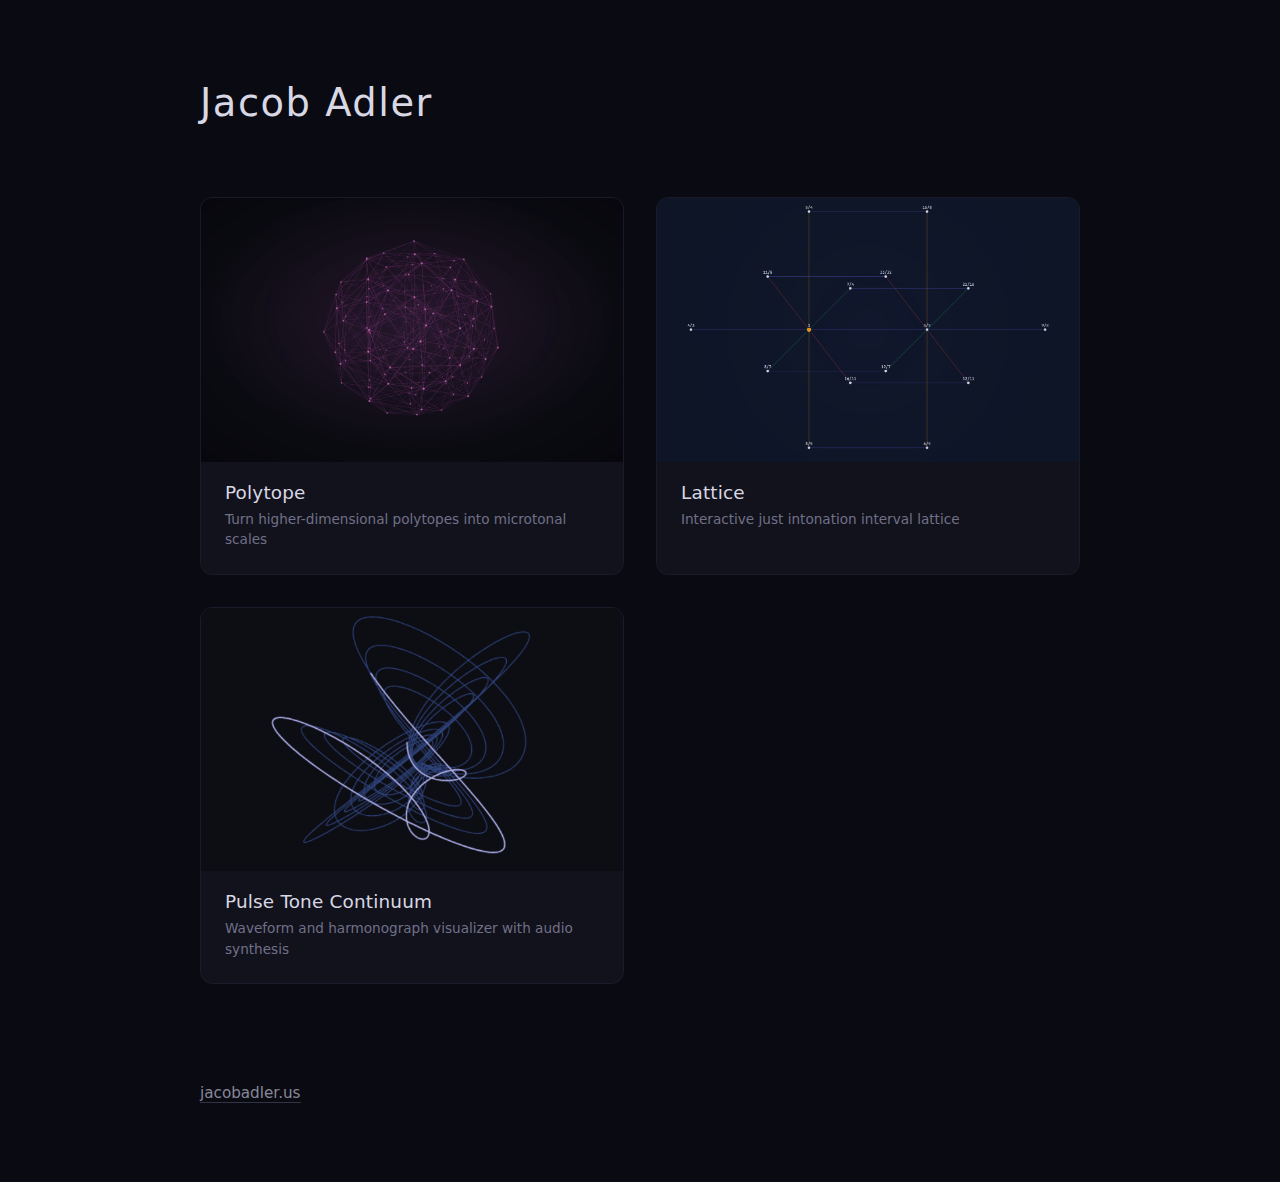
<file: index.html>
<!DOCTYPE html>
<html lang="en">
<head>
  <meta charset="UTF-8">
  <meta name="viewport" content="width=device-width, initial-scale=1.0">
  <title>Jacob Adler</title>

  <!-- Open Graph / Social Media -->
  <meta property="og:title" content="Jacob Adler">
  <meta property="og:type" content="website">
  <meta property="og:url" content="https://jacobadler.github.io/">
  <meta property="og:image" content="https://jacobadler.github.io/sitethumb.png">

  <!-- Twitter Card -->
  <meta name="twitter:card" content="summary_large_image">
  <meta name="twitter:title" content="Jacob Adler">
  <meta name="twitter:image" content="https://jacobadler.github.io/sitethumb.png">
  <style>
    * { margin: 0; padding: 0; box-sizing: border-box; }

    body {
      background: #0a0a12;
      color: #d8d8e4;
      font-family: 'Segoe UI', system-ui, -apple-system, sans-serif;
      min-height: 100vh;
    }

    header {
      padding: 80px 40px 60px;
      max-width: 960px;
      margin: 0 auto;
    }

    h1 {
      font-size: 2.4rem;
      font-weight: 300;
      letter-spacing: 0.04em;
      margin-bottom: 12px;
    }

    .projects {
      max-width: 960px;
      margin: 0 auto;
      padding: 0 40px 100px;
      display: grid;
      grid-template-columns: 1fr 1fr;
      gap: 32px;
    }

    .card {
      display: block;
      text-decoration: none;
      color: inherit;
      border-radius: 12px;
      overflow: hidden;
      background: #12121c;
      border: 1px solid #1a1a2a;
      transition: transform 0.25s ease, border-color 0.3s ease, box-shadow 0.3s ease;
    }

    .card:hover {
      transform: translateY(-4px);
      border-color: #2a2a44;
      box-shadow: 0 16px 48px rgba(0, 0, 0, 0.4);
    }

    .card-img {
      width: 100%;
      aspect-ratio: 16 / 10;
      object-fit: cover;
      display: block;
      filter: brightness(0.92);
      transition: filter 0.3s ease;
    }

    .card:hover .card-img {
      filter: brightness(1);
    }

    .card-body {
      padding: 20px 24px 24px;
    }

    .card-title {
      font-size: 1.15rem;
      font-weight: 500;
      letter-spacing: 0.01em;
      margin-bottom: 6px;
    }

    .card-desc {
      font-size: 0.85rem;
      color: #707088;
      line-height: 1.5;
    }

    footer {
      max-width: 960px;
      margin: 0 auto;
      padding: 0 40px 80px;
      font-size: 0.95rem;
    }

    footer a {
      color: #888899;
      text-decoration: none;
      border-bottom: 1px solid #333348;
      transition: color 0.2s, border-color 0.2s;
    }

    footer a:hover {
      color: #b0b0cc;
      border-color: #666680;
    }

    @media (max-width: 640px) {
      header { padding: 48px 24px 40px; }
      .projects { grid-template-columns: 1fr; padding: 0 24px 60px; }
      h1 { font-size: 1.8rem; }
      footer { padding: 0 24px 48px; }
    }
  </style>
</head>
<body>
  <header>
    <h1>Jacob Adler</h1>
  </header>

  <section class="projects">
    <a class="card" href="/polytope/">
      <img class="card-img" src="polytope.png" alt="Polytope — higher-dimensional shape to microtonal scale explorer">
      <div class="card-body">
        <div class="card-title">Polytope</div>
        <div class="card-desc">Turn higher-dimensional polytopes into microtonal scales</div>
      </div>
    </a>

    <a class="card" href="/lattice/">
      <img class="card-img" src="lattice.png" alt="Lattice — interval lattice visualization">
      <div class="card-body">
        <div class="card-title">Lattice</div>
        <div class="card-desc">Interactive just intonation interval lattice</div>
      </div>
    </a>

    <a class="card" href="/pulse-tone-continuum/">
      <img class="card-img" src="continuum.png" alt="Pulse Tone Continuum — harmonograph and waveform visualizer">
      <div class="card-body">
        <div class="card-title">Pulse Tone Continuum</div>
        <div class="card-desc">Waveform and harmonograph visualizer with audio synthesis</div>
      </div>
    </a>
  </section>

  <footer>
    <a href="https://jacobadler.us">jacobadler.us</a>
  </footer>
</body>
</html>
</file>
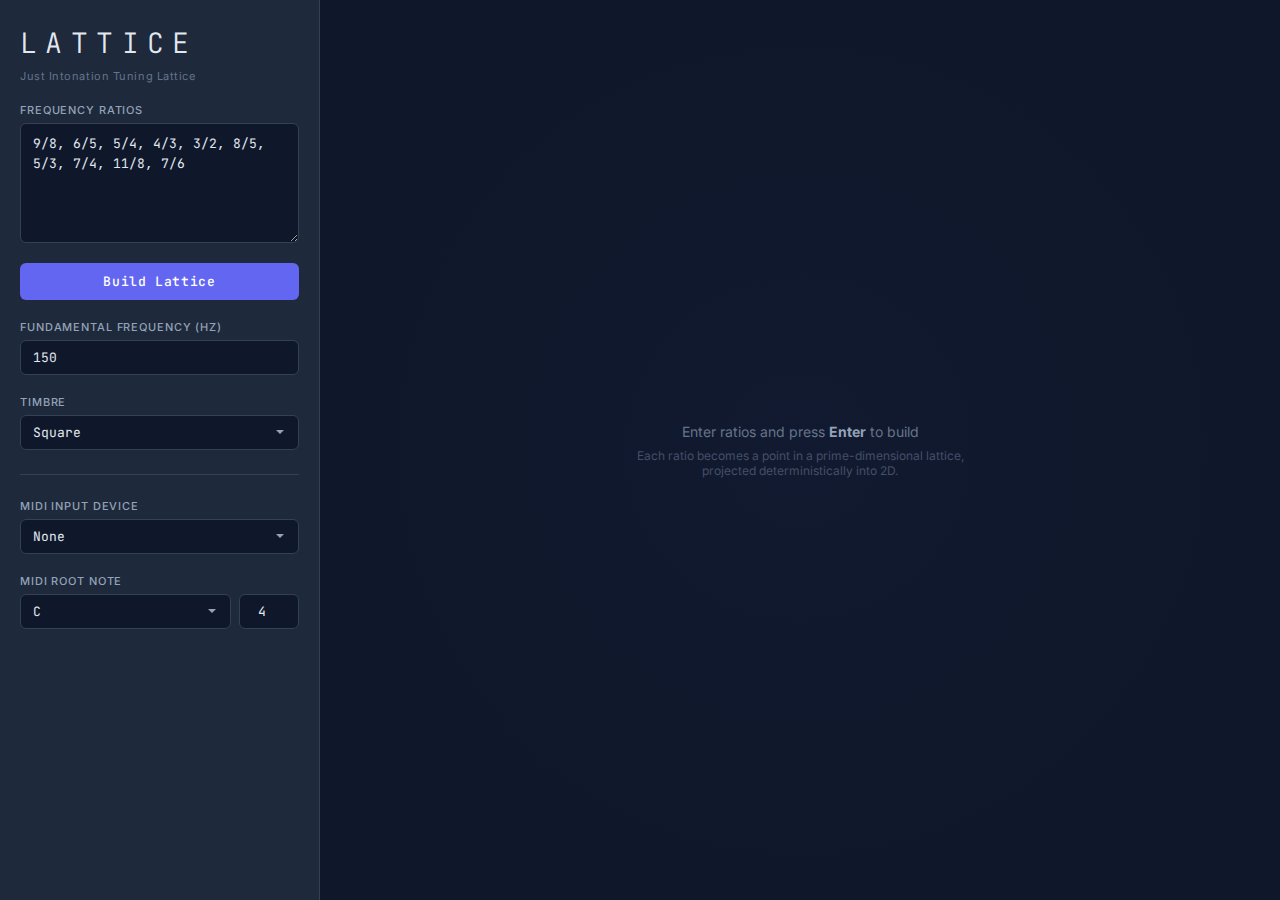
<file: lattice/index.html>
<!doctype html><html lang="en"><head><meta charset="utf-8"/><link rel="icon" href="/lattice/favicon.ico"/><meta name="viewport" content="width=device-width,initial-scale=1"/><meta name="theme-color" content="#000000"/><meta name="description" content="Web site created using create-react-app"/><link rel="apple-touch-icon" href="/lattice/logo192.png"/><link rel="manifest" href="/lattice/manifest.json"/><title>React App</title><script defer="defer" src="/lattice/static/js/main.2e5b1e3c.js"></script><link href="/lattice/static/css/main.fb1d7913.css" rel="stylesheet"></head><body><noscript>You need to enable JavaScript to run this app.</noscript><div id="root"></div></body></html>
</file>
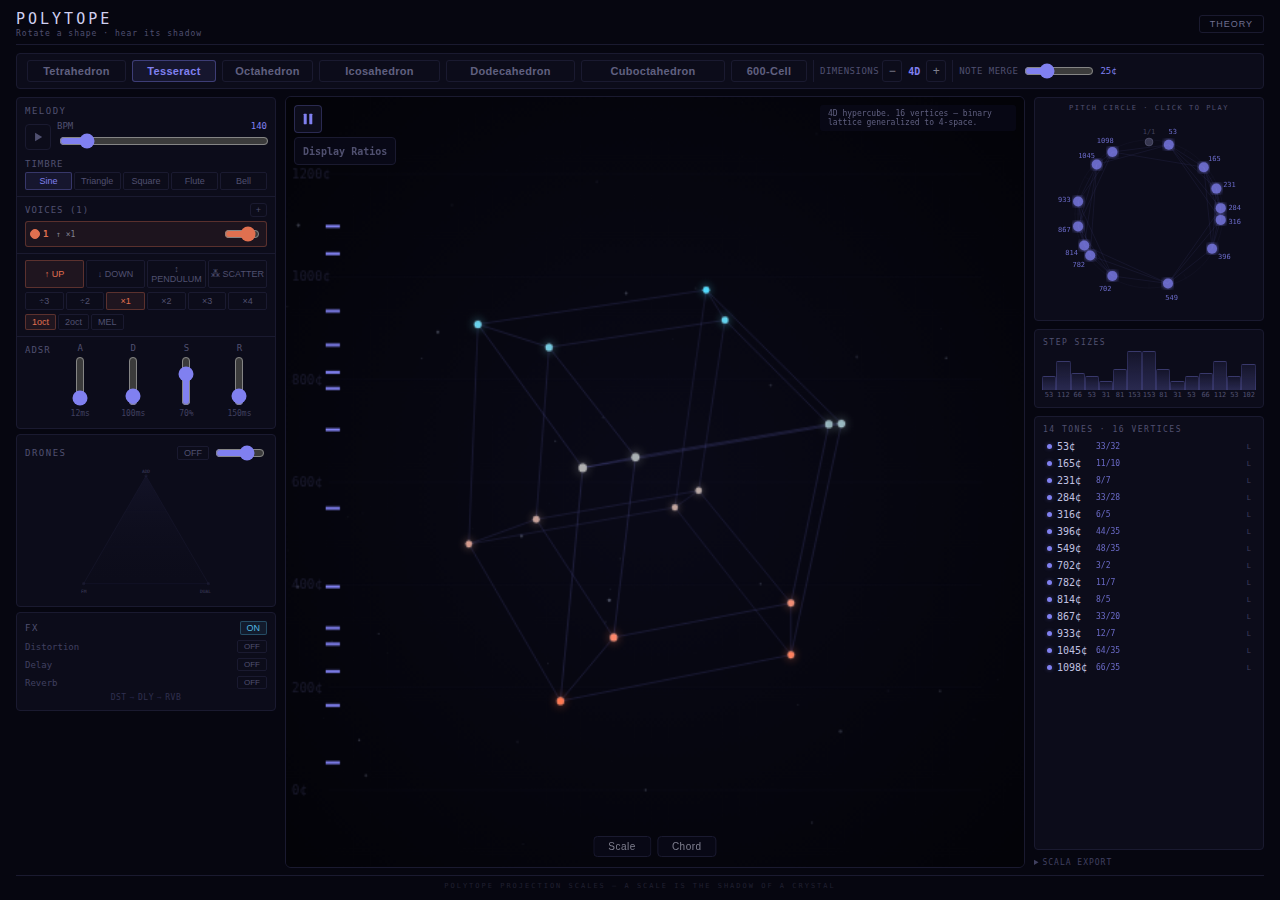
<file: polytope/index.html>
<!DOCTYPE html>
<html lang="en">
  <head>
    <meta charset="UTF-8" />
    <meta name="viewport" content="width=device-width, initial-scale=1.0" />
    <title>Polytope Scales</title>
    <style>
      html, body, #root { margin: 0; padding: 0; height: 100%; overflow: hidden; }
    </style>
    <script type="module" crossorigin src="/polytope/assets/index-Dxxj6bst.js"></script>
  </head>
  <body>
    <div id="root"></div>
  </body>
</html>
</file>
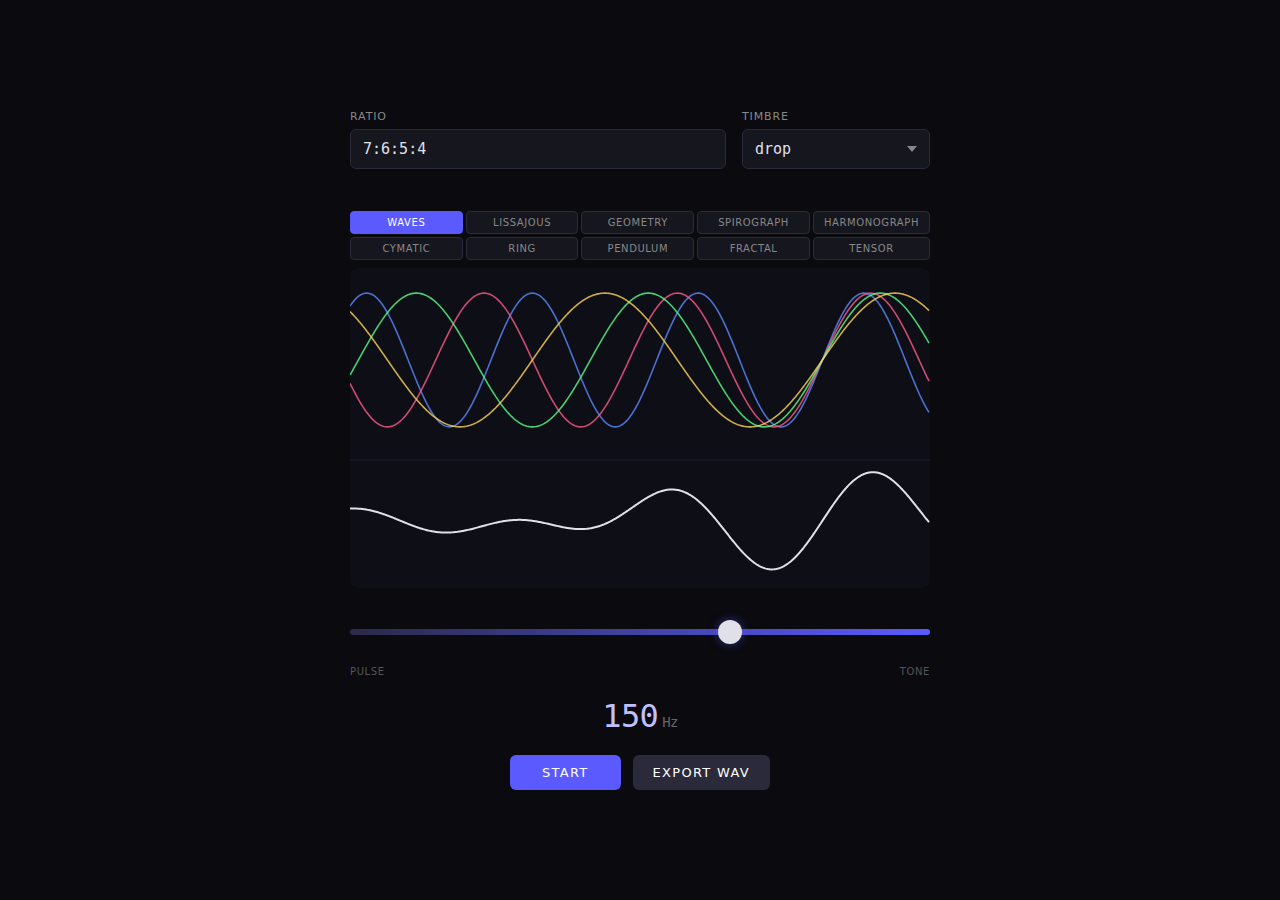
<file: pulse-tone-continuum/index.html>
<!DOCTYPE html>
<html lang="en">
<head>
<meta charset="UTF-8">
<meta name="viewport" content="width=device-width, initial-scale=1.0, maximum-scale=1.0, user-scalable=no">
<title>Pulse–Tone Continuum</title>
<style>
  *, *::before, *::after { box-sizing: border-box; margin: 0; padding: 0; }

  html, body {
    position: fixed;
    width: 100%;
    height: 100%;
    overflow: hidden;
    touch-action: none;
  }

  body {
    background: #0a0a0f;
    color: #e0e0e8;
    font-family: 'Segoe UI', system-ui, -apple-system, sans-serif;
    display: flex;
    justify-content: center;
    align-items: center;
  }

  .container {
    width: 580px;
    max-width: 95vw;
    max-height: 100vh;
    max-height: 100dvh;
    display: flex;
    flex-direction: column;
    gap: 20px;
    align-items: center;
    overflow: hidden;
    padding: 10px 0;
  }

  .controls-row {
    display: flex;
    gap: 16px;
    width: 100%;
    align-items: flex-start;
  }

  .input-group {
    display: flex;
    flex-direction: column;
    gap: 6px;
    flex: 1;
  }

  label {
    font-size: 11px;
    text-transform: uppercase;
    letter-spacing: 0.08em;
    color: #888;
  }

  input[type="text"], select {
    background: #16161e;
    border: 1px solid #2a2a3a;
    border-radius: 6px;
    color: #e0e0e8;
    font-family: 'Consolas', 'SF Mono', monospace;
    font-size: 15px;
    padding: 10px 12px;
    outline: none;
    transition: border-color 0.15s;
  }

  input[type="text"]:focus, select:focus { border-color: #5a5aff; }
  input[type="text"].error { border-color: #ff4444; }

  .error-msg {
    font-size: 11px;
    color: #ff4444;
    min-height: 16px;
  }

  select {
    cursor: pointer;
    appearance: none;
    background-image: url("data:image/svg+xml,%3Csvg xmlns='http://www.w3.org/2000/svg' width='10' height='6'%3E%3Cpath d='M0 0l5 6 5-6z' fill='%23888'/%3E%3C/svg%3E");
    background-repeat: no-repeat;
    background-position: right 12px center;
    padding-right: 32px;
  }

  .viz-section {
    width: 100%;
    display: flex;
    flex-direction: column;
    align-items: center;
    gap: 8px;
  }

  .viz-toggles {
    display: grid;
    grid-template-columns: repeat(5, 1fr);
    gap: 3px;
    width: 100%;
  }

  .viz-btn {
    background: #16161e;
    border: 1px solid #2a2a3a;
    color: #888;
    font-family: inherit;
    font-size: 10px;
    text-transform: uppercase;
    letter-spacing: 0.06em;
    padding: 5px 10px;
    border-radius: 4px;
    cursor: pointer;
    transition: all 0.15s;
  }

  .viz-btn:hover { border-color: #5a5aff; color: #c0c0e0; }
  .viz-btn.active { background: #5a5aff; border-color: #5a5aff; color: #fff; }


  canvas {
    width: 100%;
    height: 320px;
    border-radius: 8px;
    background: #0e0e16;
    display: block;
    touch-action: none;
    cursor: grab;
  }

  .slider-section {
    width: 100%;
    display: flex;
    flex-direction: column;
    align-items: center;
    gap: 10px;
  }

  .slider-track {
    width: 100%;
    height: 48px;
    position: relative;
    display: flex;
    align-items: center;
  }

  input[type="range"] {
    -webkit-appearance: none;
    appearance: none;
    width: 100%;
    height: 6px;
    background: linear-gradient(90deg, #2a2a4a, #5a5aff);
    border-radius: 3px;
    outline: none;
    cursor: pointer;
    touch-action: pan-x;
  }

  input[type="range"]::-webkit-slider-thumb {
    -webkit-appearance: none;
    width: 24px; height: 24px; border-radius: 50%;
    background: #e0e0e8;
    box-shadow: 0 0 10px rgba(90, 90, 255, 0.5);
    cursor: grab;
  }

  input[type="range"]::-moz-range-thumb {
    width: 24px; height: 24px; border-radius: 50%;
    background: #e0e0e8;
    box-shadow: 0 0 10px rgba(90, 90, 255, 0.5);
    border: none; cursor: grab;
  }

  input[type="range"]:active::-webkit-slider-thumb { cursor: grabbing; }
  input[type="range"]:active::-moz-range-thumb { cursor: grabbing; }

  .slider-labels {
    width: 100%;
    display: flex;
    justify-content: space-between;
    font-size: 10px;
    color: #555;
    text-transform: uppercase;
    letter-spacing: 0.06em;
  }

  .freq-display {
    font-family: 'Consolas', 'SF Mono', monospace;
    font-size: 32px;
    font-weight: 300;
    letter-spacing: -0.02em;
    color: #c0c0ff;
  }

  .freq-unit { font-size: 14px; color: #666; margin-left: 4px; }

  .buttons-row {
    display: flex;
    gap: 12px;
    align-items: center;
  }

  .start-btn, .export-btn {
    border: none; color: #fff; font-family: inherit;
    font-size: 13px; text-transform: uppercase;
    letter-spacing: 0.1em; padding: 10px 32px;
    border-radius: 6px; cursor: pointer;
    transition: background 0.15s;
  }

  .start-btn { background: #5a5aff; }
  .start-btn:hover { background: #4a4ae8; }
  .start-btn.active { background: #ff4466; }
  .start-btn.active:hover { background: #e83355; }

  .export-btn { background: #2a2a3a; padding: 10px 20px; }
  .export-btn:hover { background: #3a3a4a; }
  .export-btn:disabled { opacity: 0.4; cursor: default; }

  /* ---- Mobile ---- */
  @media (max-width: 600px) {
    .container {
      gap: 10px;
      padding: 8px 10px;
      max-width: 100vw;
      justify-content: flex-start;
      height: 100%;
      height: 100dvh;
    }

    .viz-section {
      flex: 1 1 auto;
      min-height: 0;
    }

    .controls-row {
      gap: 8px;
    }

    input[type="text"], select {
      font-size: 16px;
      padding: 8px 10px;
    }

    label { font-size: 10px; }
    .error-msg { min-height: 12px; font-size: 10px; }

    .viz-toggles {
      gap: 2px;
    }

    .viz-btn {
      font-size: 8px;
      padding: 5px 4px;
      letter-spacing: 0.02em;
    }

    canvas {
      height: 380px;
      flex: 1 1 auto;
      min-height: 200px;
    }

    .slider-track {
      height: 56px;
    }

    input[type="range"]::-webkit-slider-thumb {
      width: 32px; height: 32px;
    }

    input[type="range"]::-moz-range-thumb {
      width: 32px; height: 32px;
    }

    .slider-labels { font-size: 9px; }

    .freq-display { font-size: 24px; }
    .freq-unit { font-size: 12px; }

    .buttons-row { gap: 8px; }

    .start-btn, .export-btn {
      font-size: 12px;
      padding: 10px 20px;
    }
  }

  /* Extra-short phones (e.g. iPhone SE, <700px tall) */
  @media (max-height: 700px) and (max-width: 600px) {
    .container { gap: 6px; padding: 4px 10px; }
    canvas { height: 280px; min-height: 150px; }
    .freq-display { font-size: 20px; }
    .slider-track { height: 48px; }
    .start-btn, .export-btn { padding: 8px 16px; }
  }
</style>
</head>
<body>

<div class="container">
  <div class="controls-row">
    <div class="input-group" style="flex:2">
      <label for="ratioInput">Ratio</label>
      <input type="text" id="ratioInput" value="7:6:5:4" spellcheck="false" autocomplete="off">
      <div class="error-msg" id="ratioError"></div>
    </div>
    <div class="input-group" style="flex:1">
      <label for="timbreSelect">Timbre</label>
      <select id="timbreSelect">
        <option value="drop" selected>drop</option>
        <option value="sine">sine</option>
        <option value="square">square</option>
        <option value="triangle">triangle</option>
        <option value="sawtooth">sawtooth</option>
        <option value="snare">snare</option>
        <option value="hihat">hihat</option>
        <option value="bell">bell</option>
        <option value="pop">pop</option>
        <option value="marimba">marimba</option>
      </select>
    </div>
  </div>

  <div class="viz-section" id="vizSection">
    <div class="viz-toggles">
      <button class="viz-btn active" data-mode="waves">Waves</button>
      <button class="viz-btn" data-mode="lissajous">Lissajous</button>
      <button class="viz-btn" data-mode="geometry">Geometry</button>
      <button class="viz-btn" data-mode="spirograph">Spirograph</button>
      <button class="viz-btn" data-mode="harmonograph">Harmonograph</button>
      <button class="viz-btn" data-mode="cymatic">Cymatic</button>
      <button class="viz-btn" data-mode="ring">Ring</button>
      <button class="viz-btn" data-mode="pendulum">Pendulum</button>
      <button class="viz-btn" data-mode="fractal">Fractal</button>
      <button class="viz-btn" data-mode="tensor">Tensor</button>
    </div>
    <canvas id="vizCanvas"></canvas>
  </div>

  <div class="slider-section">
    <div class="slider-track">
      <input type="range" id="freqSlider" min="0" max="1" step="0.001" value="0.661">
    </div>
    <div class="slider-labels">
      <span>Pulse</span>
      <span>Tone</span>
    </div>
  </div>

  <div class="freq-display">
    <span id="freqValue">150</span><span class="freq-unit">Hz</span>
  </div>

  <div class="buttons-row">
    <button class="start-btn" id="startBtn">Start</button>
    <button class="export-btn" id="exportBtn">Export WAV</button>
  </div>
</div>

<script>
// ============================================================
//  parseRatio
// ============================================================
function parseRatio(str) {
  const trimmed = str.trim();
  if (!trimmed) return { error: 'Enter a ratio' };
  const parts = trimmed.split(':');
  if (parts.length < 1 || parts.length > 32)
    return { error: 'Use 1–32 colon-separated values' };
  const nums = [];
  for (const p of parts) {
    if (!/^\d+$/.test(p.trim())) return { error: 'Positive integers only' };
    const n = parseInt(p.trim(), 10);
    if (n <= 0) return { error: 'No zeros allowed' };
    nums.push(n);
  }
  const gcd = (a, b) => (b === 0 ? a : gcd(b, a % b));
  const overall = nums.reduce((a, b) => gcd(a, b));
  return { values: nums.map(n => n / overall) };
}

// ============================================================
//  Frequency mapping
// ============================================================
const FREQ_MIN = 0.25;
const FREQ_MAX = 4000;
function sliderToFreq(t) { return FREQ_MIN * Math.pow(FREQ_MAX / FREQ_MIN, t); }
function freqToSlider(f) { return Math.log(f / FREQ_MIN) / Math.log(FREQ_MAX / FREQ_MIN); }
function formatFreq(f) {
  if (f < 10) return f.toFixed(2);
  if (f < 100) return f.toFixed(1);
  return Math.round(f).toString();
}

// ============================================================
//  Timbre definitions — which use oscillators vs impulse buffers
// ============================================================
const OSC_TIMBRES = ['sine', 'square', 'triangle', 'sawtooth'];
const IMPULSE_TIMBRES = ['snare', 'hihat', 'bell', 'pop', 'marimba', 'drop'];
const ALL_TIMBRES = [...OSC_TIMBRES, ...IMPULSE_TIMBRES];

// Generate an impulse buffer for a given timbre at a given sample rate
function generateImpulseBuffer(timbre, sampleRate) {
  let len, data;
  switch (timbre) {
    case 'snare': {
      // Mix of pitched body (~200Hz decaying) + noise burst
      len = Math.ceil(sampleRate * 0.08);
      data = new Float32Array(len);
      for (let i = 0; i < len; i++) {
        const t = i / sampleRate;
        const body = Math.sin(2 * Math.PI * 200 * t) * Math.exp(-t * 40) * 0.5;
        const noise = (Math.random() * 2 - 1) * Math.exp(-t * 30) * 0.7;
        data[i] = body + noise;
      }
      return data;
    }
    case 'hihat': {
      // Very short high-frequency noise burst, ~20ms
      len = Math.ceil(sampleRate * 0.025);
      data = new Float32Array(len);
      for (let i = 0; i < len; i++) {
        const t = i / sampleRate;
        // Bandpassed noise approximation — mix of high-freq components
        const n1 = Math.sin(2 * Math.PI * 6000 * t + Math.random() * 0.5);
        const n2 = Math.sin(2 * Math.PI * 8500 * t + Math.random() * 0.5);
        const n3 = Math.sin(2 * Math.PI * 12000 * t + Math.random() * 0.3);
        const amp = Math.exp(-t * 120);
        data[i] = (n1 + n2 + n3) / 3 * amp;
      }
      return data;
    }
    case 'bell': {
      // Inharmonic partials: 1, 2.4, 3.0, 4.5, 6.2 — metallic bell character
      len = Math.ceil(sampleRate * 0.4);
      data = new Float32Array(len);
      const partials = [1, 2.4, 3.0, 4.5, 6.2];
      const decays   = [8, 10, 14, 18, 22];
      const baseF = 800;
      for (let i = 0; i < len; i++) {
        const t = i / sampleRate;
        let sum = 0;
        for (let p = 0; p < partials.length; p++) {
          sum += Math.sin(2 * Math.PI * baseF * partials[p] * t) *
                 Math.exp(-t * decays[p]) / partials.length;
        }
        data[i] = sum;
      }
      return data;
    }
    case 'pop': {
      // Short sine burst at ~500Hz with smooth Hann envelope — soft, round pulse
      len = Math.ceil(sampleRate * 0.008);
      data = new Float32Array(len);
      for (let i = 0; i < len; i++) {
        const t = i / sampleRate;
        const env = 0.5 * (1 - Math.cos(2 * Math.PI * i / len)); // Hann window
        data[i] = Math.sin(2 * Math.PI * 500 * t) * env;
      }
      return data;
    }
    case 'marimba': {
      // Damped sine with a few harmonics — warm, woody, tonal
      len = Math.ceil(sampleRate * 0.06);
      data = new Float32Array(len);
      const mBaseF = 300;
      const mPartials = [1, 4, 10];       // marimba-like partial ratios (1, 4, 9.2 typical)
      const mDecays   = [40, 80, 150];
      const mAmps     = [1.0, 0.3, 0.1];
      for (let i = 0; i < len; i++) {
        const t = i / sampleRate;
        // Soft attack: quick fade-in over first 1ms to avoid click
        const attack = Math.min(t / 0.001, 1);
        let sum = 0;
        for (let p = 0; p < mPartials.length; p++) {
          sum += Math.sin(2 * Math.PI * mBaseF * mPartials[p] * t) *
                 Math.exp(-t * mDecays[p]) * mAmps[p];
        }
        data[i] = sum * attack * 0.7;
      }
      return data;
    }
    case 'drop': {
      // Short downward sine sweep ~800→200Hz — water droplet sound
      len = Math.ceil(sampleRate * 0.03);
      data = new Float32Array(len);
      const fHigh = 800, fLow = 200;
      for (let i = 0; i < len; i++) {
        const t = i / sampleRate;
        const env = Math.exp(-t * 80) * Math.min(t / 0.001, 1);
        // Exponential frequency sweep from fHigh to fLow
        const tau = 0.008;
        const freq = fLow + (fHigh - fLow) * Math.exp(-t / tau);
        // Integrate frequency to get phase
        const phase = 2 * Math.PI * (fLow * t + (fHigh - fLow) * tau * (1 - Math.exp(-t / tau)));
        data[i] = Math.sin(phase) * env;
      }
      return data;
    }
  }
}

// ============================================================
//  Audio Engine
// ============================================================
function createAudioEngine() {
  let ctx = null;
  let masterGain = null;
  let limiter = null;
  let voices = [];
  let currentRatio = [7, 6, 5, 4];
  let currentTimbre = 'drop';
  let currentBaseFreq = 150;
  let running = false;
  // Cache impulse buffers per timbre
  const impulseCache = {};

  function ensureContext() {
    if (!ctx) {
      ctx = new (window.AudioContext || window.webkitAudioContext)();
      limiter = ctx.createDynamicsCompressor();
      limiter.threshold.value = -3;
      limiter.knee.value = 6;
      limiter.ratio.value = 12;
      limiter.attack.value = 0.002;
      limiter.release.value = 0.05;
      limiter.connect(ctx.destination);
      masterGain = ctx.createGain();
      masterGain.gain.value = 0;
      masterGain.connect(limiter);
    }
    if (ctx.state === 'suspended') ctx.resume();
  }

  function destroyVoices() {
    for (const v of voices) {
      try {
        if (v.osc) { v.osc.stop(); v.osc.disconnect(); }
        if (v.filter) v.filter.disconnect();
        if (v.clickInterval != null) clearInterval(v.clickInterval);
        if (v.gain) v.gain.disconnect();
      } catch (_) {}
    }
    voices = [];
  }

  // Get or create an AudioBuffer for a given impulse timbre
  function getImpulseBuffer(timbre) {
    if (!impulseCache[timbre]) {
      const samples = generateImpulseBuffer(timbre, ctx.sampleRate);
      const buf = ctx.createBuffer(1, samples.length, ctx.sampleRate);
      buf.getChannelData(0).set(samples);
      impulseCache[timbre] = buf;
    }
    return impulseCache[timbre];
  }

  function scheduleImpulse(buffer, gainNode, time, playbackRate) {
    const src = ctx.createBufferSource();
    src.buffer = buffer;
    if (playbackRate != null) src.playbackRate.value = playbackRate;
    src.connect(gainNode);
    src.start(time);
  }

  function createImpulseVoice(timbre, freq, voiceGain, pitchRatio) {
    const gain = ctx.createGain();
    gain.gain.value = voiceGain;
    gain.connect(masterGain);
    const buf = getImpulseBuffer(timbre);

    let lastTrigger = ctx.currentTime;
    scheduleImpulse(buf, gain, lastTrigger, pitchRatio);

    const interval = setInterval(() => {
      if (!running) return;
      const now = ctx.currentTime;
      const period = 1 / freq;
      while (lastTrigger + period <= now + 0.1) {
        lastTrigger += period;
        if (lastTrigger > now - 0.01) {
          scheduleImpulse(buf, gain, Math.max(lastTrigger, now), pitchRatio);
        }
      }
    }, 50);

    return { clickInterval: interval, gain, _freq: freq };
  }

  function rebuildOscillators() {
    destroyVoices();
    if (!running) return;
    const n = currentRatio.length;
    const rMin = Math.min(...currentRatio);
    const voiceGain = 1 / n;
    const startTime = ctx.currentTime + 0.005;
    const isImpulse = IMPULSE_TIMBRES.includes(currentTimbre);

    for (let i = 0; i < n; i++) {
      const freq = currentBaseFreq * (currentRatio[i] / rMin);
      if (isImpulse) {
        const pitchRatio = currentRatio[i] / rMin;
        voices.push(createImpulseVoice(currentTimbre, freq, voiceGain, pitchRatio));
      } else {
        const osc = ctx.createOscillator();
        osc.type = currentTimbre;
        osc.frequency.value = freq;
        const gain = ctx.createGain();
        gain.gain.value = voiceGain;
        if (currentTimbre === 'sawtooth') {
          const lp = ctx.createBiquadFilter();
          lp.type = 'lowpass';
          lp.frequency.value = Math.min(freq * 6, ctx.sampleRate / 2);
          lp.Q.value = 0.5;
          osc.connect(lp);
          lp.connect(gain);
          gain.gain.value = voiceGain * 0.7;
          gain.connect(masterGain);
          osc.start(startTime);
          voices.push({ osc, gain, filter: lp });
        } else {
          osc.connect(gain);
          gain.connect(masterGain);
          osc.start(startTime);
          voices.push({ osc, gain });
        }
      }
    }
  }

  function updateFrequencies(baseFreq) {
    currentBaseFreq = baseFreq;
    if (!running || voices.length === 0) return;
    const rMin = Math.min(...currentRatio);
    const now = ctx.currentTime;
    const isImpulse = IMPULSE_TIMBRES.includes(currentTimbre);

    if (isImpulse) {
      rebuildOscillators();
    } else {
      for (let i = 0; i < voices.length; i++) {
        const freq = baseFreq * (currentRatio[i] / rMin);
        if (voices[i].osc) {
          voices[i].osc.frequency.setTargetAtTime(freq, now, 0.02);
        }
        if (voices[i].filter) {
          voices[i].filter.frequency.setTargetAtTime(
            Math.min(freq * 6, ctx.sampleRate / 2), now, 0.02
          );
        }
      }
    }
  }

  function setRatio(ratio) { currentRatio = ratio; if (running) rebuildOscillators(); }
  function setTimbre(timbre) {
    currentTimbre = timbre;
    if (running) rebuildOscillators();
  }
  function start() {
    ensureContext();
    running = true;
    masterGain.gain.setTargetAtTime(1, ctx.currentTime, 0.02);
    rebuildOscillators();
  }
  function stop() {
    running = false;
    if (masterGain) masterGain.gain.setTargetAtTime(0, ctx.currentTime, 0.02);
    setTimeout(destroyVoices, 80);
  }
  function getState() {
    return { ratio: currentRatio.slice(), timbre: currentTimbre, baseFreq: currentBaseFreq };
  }

  return { start, stop, setRatio, setTimbre, updateFrequencies, isRunning: () => running, getState };
}

// ============================================================
//  Visualization modes list
// ============================================================
const VIZ_MODES = [
  'waves', 'lissajous', 'geometry',
  'spirograph', 'harmonograph', 'cymatic', 'ring',
  'pendulum', 'fractal', 'tensor'
];

// ============================================================
//  Visualization Engine
// ============================================================
function visualizationEngine(canvas) {
  const c = canvas.getContext('2d');
  let mode = 'waves';
  let animId = null;
  let startTime = performance.now();

  const COLORS = [
    '#5a8aff', '#ff5a8a', '#5aff8a', '#ffd55a',
    '#d55aff', '#5affd5', '#ff8a5a', '#8a5aff',
    '#ff5ad5', '#8aff5a', '#5ad5ff', '#ffa85a',
    '#a85aff', '#5affa8', '#ff5a5a', '#5aff5a',
    '#d5ff5a', '#5a5aff', '#ff8ad5', '#8ad5ff',
    '#d5ff8a', '#ff5aa8', '#a8ff5a', '#5a8ad5',
    '#ffcc5a', '#cc5aff', '#5affcc', '#ff5acc',
    '#5accff', '#ccff5a', '#ff6a8a', '#6aff8a'
  ];

  let ratio = [7, 6, 5, 4];
  let baseFreq = 150;
  let audioPhaseOriginMs = performance.now(); // syncs pendulum phase to audio
  let zoomLevel = 1;
  let panX = 0, panY = 0;
  let isPanning = false, panStartX = 0, panStartY = 0, panOriginX = 0, panOriginY = 0;
  let lastPinchDist = 0;

  function setMode(m) { mode = m; }
  function setState(r, f) { ratio = r; baseFreq = f; }
  function syncAudioPhase() { audioPhaseOriginMs = performance.now(); }
  function resetZoom() { zoomLevel = 1; panX = 0; panY = 0; }

  function resize() {
    const dpr = window.devicePixelRatio || 1;
    const rect = canvas.getBoundingClientRect();
    canvas.width = rect.width * dpr;
    canvas.height = rect.height * dpr;
    c.setTransform(dpr, 0, 0, dpr, 0, 0);
  }

  // Mouse wheel zoom (always toward canvas center)
  canvas.addEventListener('wheel', (e) => {
    e.preventDefault();
    const delta = e.deltaY > 0 ? 0.9 : 1.1;
    panX *= delta;
    panY *= delta;
    zoomLevel *= delta;
    zoomLevel = Math.max(0.25, Math.min(zoomLevel, 20));
  }, { passive: false });

  // Mouse drag pan (middle-click or when zoomed)
  canvas.addEventListener('mousedown', (e) => {
    if (zoomLevel > 1 || e.button === 1) {
      isPanning = true;
      panStartX = e.clientX;
      panStartY = e.clientY;
      panOriginX = panX;
      panOriginY = panY;
      canvas.style.cursor = 'grabbing';
      e.preventDefault();
    }
  });
  window.addEventListener('mousemove', (e) => {
    if (!isPanning) return;
    panX = panOriginX + (e.clientX - panStartX);
    panY = panOriginY + (e.clientY - panStartY);
  });
  window.addEventListener('mouseup', () => {
    if (isPanning) { isPanning = false; canvas.style.cursor = ''; }
  });

  // Touch pinch-to-zoom and pan
  canvas.addEventListener('touchstart', (e) => {
    if (e.touches.length === 2) {
      e.preventDefault();
      const dx = e.touches[0].clientX - e.touches[1].clientX;
      const dy = e.touches[0].clientY - e.touches[1].clientY;
      lastPinchDist = Math.sqrt(dx * dx + dy * dy);
    } else if (e.touches.length === 1 && zoomLevel > 1) {
      isPanning = true;
      panStartX = e.touches[0].clientX;
      panStartY = e.touches[0].clientY;
      panOriginX = panX;
      panOriginY = panY;
      e.preventDefault();
    }
  }, { passive: false });
  canvas.addEventListener('touchmove', (e) => {
    if (e.touches.length === 2) {
      e.preventDefault();
      const dx = e.touches[0].clientX - e.touches[1].clientX;
      const dy = e.touches[0].clientY - e.touches[1].clientY;
      const dist = Math.sqrt(dx * dx + dy * dy);
      if (lastPinchDist > 0) {
        const delta = dist / lastPinchDist;
        panX *= delta;
        panY *= delta;
        zoomLevel *= delta;
        zoomLevel = Math.max(0.25, Math.min(zoomLevel, 20));
      }
      lastPinchDist = dist;
    } else if (e.touches.length === 1 && isPanning) {
      e.preventDefault();
      panX = panOriginX + (e.touches[0].clientX - panStartX);
      panY = panOriginY + (e.touches[0].clientY - panStartY);
    }
  }, { passive: false });
  canvas.addEventListener('touchend', (e) => {
    if (e.touches.length < 2) lastPinchDist = 0;
    if (e.touches.length === 0) isPanning = false;
  });

  // Double-click/tap to reset zoom
  canvas.addEventListener('dblclick', (e) => {
    e.preventDefault();
    resetZoom();
  });

  function voiceFreq(i) {
    const rMin = Math.min(...ratio);
    return baseFreq * (ratio[i] / rMin);
  }

  // Geometry viz time: sqrt-compressed so speed increases with freq but stays readable
  // Effective angular velocity ∝ sqrt(baseFreq) instead of baseFreq
  function vizTime(t) {
    return t * 0.15 / Math.sqrt(Math.max(baseFreq, 0.25));
  }

  // Forward viz time: speed increases with frequency (for spirograph/harmonograph/pendulum)
  function vizTimeForward(t) {
    return t * Math.pow(Math.max(baseFreq, 0.25), 0.35) * 0.25;
  }

  // ---- Waves ----
  function drawWaves(t) {
    const w = canvas.clientWidth;
    const h = canvas.clientHeight;
    const n = ratio.length;
    const period = 1 / baseFreq;
    const totalTime = 2 * period;
    const waveH = h * 0.55;
    const waveCy = waveH / 2 + 4;
    const amp = waveH * 0.38;

    for (let vi = 0; vi < n; vi++) {
      const freq = voiceFreq(vi);
      c.beginPath();
      c.strokeStyle = COLORS[vi % COLORS.length];
      c.lineWidth = 1.6;
      c.globalAlpha = 0.8;
      for (let px = 0; px < w; px++) {
        const st = t + (px / w) * totalTime;
        const y = waveCy - Math.sin(2 * Math.PI * freq * st) * amp;
        if (px === 0) c.moveTo(px, y); else c.lineTo(px, y);
      }
      c.stroke();
    }
    c.globalAlpha = 1;

    c.beginPath();
    c.strokeStyle = '#1a1a2a';
    c.lineWidth = 1;
    c.moveTo(0, h * 0.6);
    c.lineTo(w, h * 0.6);
    c.stroke();

    const compCy = h * 0.6 + (h * 0.38) / 2;
    const compAmp = h * 0.38 * 0.42;
    c.beginPath();
    c.strokeStyle = '#e0e0e8';
    c.lineWidth = 2;
    for (let px = 0; px < w; px++) {
      const st = t + (px / w) * totalTime;
      let sum = 0;
      for (let vi = 0; vi < n; vi++) sum += Math.sin(2 * Math.PI * voiceFreq(vi) * st);
      sum /= n;
      const y = compCy - sum * compAmp;
      if (px === 0) c.moveTo(px, y); else c.lineTo(px, y);
    }
    c.stroke();
  }

  // ---- Lissajous ----
  function drawLissajous(t) {
    const w = canvas.clientWidth;
    const h = canvas.clientHeight;
    const cx = w / 2, cy = h / 2;
    const R = Math.min(w, h) * 0.44;
    const n = ratio.length;
    const rMin = Math.min(...ratio);

    function lissX(st) {
      let sum = 0, norm = 0;
      for (let i = 0; i < n; i++) {
        const freq = baseFreq * (ratio[i] / rMin);
        const phase = (i * Math.PI) / n;
        const weight = 1 / (1 + Math.floor(i / 2));
        sum += Math.sin(2 * Math.PI * freq * st + phase) * weight;
        norm += weight;
      }
      return sum / norm;
    }
    function lissY(st) {
      let sum = 0, norm = 0;
      for (let i = 0; i < n; i++) {
        const freq = baseFreq * (ratio[i] / rMin);
        const phase = ((i + 1) * Math.PI * 0.5) / n;
        const weight = 1 / (1 + Math.floor((i + 1) / 2));
        sum += Math.cos(2 * Math.PI * freq * st + phase) * weight;
        norm += weight;
      }
      return sum / norm;
    }

    const trailTime = 4 / baseFreq;
    const steps = 3000;
    for (let seg = 0; seg < steps; seg++) {
      const f0 = seg / steps, f1 = (seg + 1) / steps;
      const s0 = t - trailTime + f0 * trailTime;
      const s1 = t - trailTime + f1 * trailTime;
      const alpha = f0 * f0;
      c.beginPath();
      c.strokeStyle = `rgba(90, 138, 255, ${alpha * 0.9})`;
      c.lineWidth = 1 + alpha * 1.5;
      c.moveTo(cx + lissX(s0) * R, cy + lissY(s0) * R);
      c.lineTo(cx + lissX(s1) * R, cy + lissY(s1) * R);
      c.stroke();
    }
    c.beginPath();
    c.fillStyle = '#e0e0e8';
    c.shadowColor = '#5a8aff';
    c.shadowBlur = 12;
    c.arc(cx + lissX(t) * R, cy + lissY(t) * R, 4, 0, Math.PI * 2);
    c.fill();
    c.shadowBlur = 0;
  }

  // ---- Geometry (epicyclic) — 10x slower ----
  function drawGeometry(t) {
    const vt = vizTime(t);
    const w = canvas.clientWidth, h = canvas.clientHeight;
    const cx = w / 2, cy = h / 2;
    const n = ratio.length;
    const rMin = Math.min(...ratio);
    const maxR = Math.min(w, h) * 0.47;
    const armLen = maxR / (n + 0.3);

    let x = cx, y = cy;
    const tips = [];

    for (let i = 0; i < n; i++) {
      const freq = baseFreq * (ratio[i] / rMin);
      const angle = 2 * Math.PI * freq * vt;
      const len = armLen * (1 - i * 0.05);

      c.beginPath();
      c.strokeStyle = 'rgba(90, 90, 255, 0.1)';
      c.lineWidth = 1;
      c.arc(x, y, len, 0, Math.PI * 2);
      c.stroke();

      const nx = x + Math.cos(angle) * len;
      const ny = y + Math.sin(angle) * len;
      c.beginPath();
      c.strokeStyle = COLORS[i % COLORS.length];
      c.lineWidth = 2;
      c.moveTo(x, y); c.lineTo(nx, ny);
      c.stroke();
      c.beginPath();
      c.fillStyle = COLORS[i % COLORS.length];
      c.arc(nx, ny, 3, 0, Math.PI * 2);
      c.fill();

      tips.push({ x: nx, y: ny });
      x = nx; y = ny;
    }

    if (tips.length >= 2) {
      c.beginPath();
      c.strokeStyle = 'rgba(224, 224, 232, 0.35)';
      c.lineWidth = 1;
      c.moveTo(tips[0].x, tips[0].y);
      for (let i = 1; i < tips.length; i++) c.lineTo(tips[i].x, tips[i].y);
      c.closePath();
      c.stroke();
      c.fillStyle = 'rgba(90, 90, 255, 0.06)';
      c.fill();
    }

    // Trail
    const trailLen = (1 / baseFreq) * 6;
    const trailSteps = 1500;
    c.beginPath();
    for (let s = 0; s <= trailSteps; s++) {
      const st = vizTime(t - trailLen + (s / trailSteps) * trailLen);
      let tx = cx, ty = cy;
      for (let i = 0; i < n; i++) {
        const freq = baseFreq * (ratio[i] / rMin);
        const angle = 2 * Math.PI * freq * st;
        tx += Math.cos(angle) * armLen * (1 - i * 0.05);
        ty += Math.sin(angle) * armLen * (1 - i * 0.05);
      }
      if (s === 0) c.moveTo(tx, ty); else c.lineTo(tx, ty);
    }
    c.strokeStyle = 'rgba(224, 224, 232, 0.22)';
    c.lineWidth = 1;
    c.stroke();
  }

  // ---- Spirograph ----
  function drawSpirograph(t) {
    const vt = vizTimeForward(t);
    const w = canvas.clientWidth, h = canvas.clientHeight;
    const cx = w / 2, cy = h / 2;
    const scale = Math.min(w, h) * 0.44;
    const n = ratio.length;
    const R = ratio.reduce((a, b) => a + b, 0);
    const d = R * 0.6;
    const steps = 4000;
    const lcmPeriod = R / Math.min(...ratio);
    const totalAngle = lcmPeriod * 2 * Math.PI;
    const phaseOffset = vt * 2 * Math.PI * 0.3;

    for (let vi = 0; vi < Math.min(n, 4); vi++) {
      const r = ratio[vi];
      c.beginPath();
      c.strokeStyle = COLORS[vi % COLORS.length];
      c.lineWidth = 1.2;
      c.globalAlpha = 0.7;
      for (let s = 0; s <= steps; s++) {
        const theta = (s / steps) * totalAngle + phaseOffset;
        const x = cx + ((R - r) * Math.cos(theta) + d * Math.cos(((R - r) / r) * theta)) * scale / (R + d);
        const y = cy + ((R - r) * Math.sin(theta) - d * Math.sin(((R - r) / r) * theta)) * scale / (R + d);
        if (s === 0) c.moveTo(x, y); else c.lineTo(x, y);
      }
      c.stroke();
    }
    c.globalAlpha = 1;
  }

  // ---- Harmonograph ----
  function drawHarmonograph(t) {
    const vt = vizTimeForward(t);
    const w = canvas.clientWidth, h = canvas.clientHeight;
    const cx = w / 2, cy = h / 2;
    const scale = Math.min(w, h) * 0.44;
    const n = ratio.length;
    const rMin = Math.min(...ratio);
    const totalTime = 30, steps = 5000, dampBase = 0.03;

    function compute(st) {
      const damp = Math.exp(-dampBase * st);
      let xSum = 0, ySum = 0;
      for (let i = 0; i < n; i++) {
        const freq = ratio[i] / rMin;
        const phase = i * Math.PI * 0.7;
        const a = damp / Math.sqrt(n);
        if (i % 2 === 0) xSum += a * Math.sin(freq * st * 2 * Math.PI / totalTime * 8 + phase + vt * 0.5);
        else ySum += a * Math.sin(freq * st * 2 * Math.PI / totalTime * 8 + phase + vt * 0.5);
      }
      if (n === 1) {
        xSum = damp * Math.sin(st * 2 * Math.PI / totalTime * 8 + vt * 0.5);
        ySum = damp * Math.sin(st * 2 * Math.PI / totalTime * 8 + Math.PI * 0.5 + vt * 0.5);
      }
      if (n > 1 && n % 2 === 1) {
        const freq = ratio[n - 1] / rMin;
        ySum += (Math.exp(-dampBase * st) / Math.sqrt(n)) * Math.sin(freq * st * 2 * Math.PI / totalTime * 8 + vt * 0.5);
      }
      return [cx + xSum * scale, cy + ySum * scale];
    }

    c.beginPath();
    for (let s = 0; s <= steps; s++) {
      const [x, y] = compute((s / steps) * totalTime);
      if (s === 0) c.moveTo(x, y); else c.lineTo(x, y);
    }
    c.strokeStyle = 'rgba(90, 138, 255, 0.5)';
    c.lineWidth = 1;
    c.stroke();

    c.beginPath();
    for (let s = 0; s <= 600; s++) {
      const [x, y] = compute((s / 600) * totalTime * 0.1);
      if (s === 0) c.moveTo(x, y); else c.lineTo(x, y);
    }
    c.strokeStyle = '#c0c0ff';
    c.lineWidth = 1.5;
    c.stroke();
  }

  // ---- Cymatic (enhanced for low ratios with harmonics + fluid distortion) ----
  function drawCymatic(t) {
    const vt = vizTime(t);
    const w = canvas.clientWidth, h = canvas.clientHeight;
    const cx = w / 2, cy = h / 2;
    const maxR = Math.min(w, h) * 0.46;
    const n = ratio.length;
    const rMin = Math.min(...ratio);

    // Build effective mode list: each ratio component + its first 3 harmonics
    // This makes simple ratios like 3:2 produce rich patterns
    const modes = [];
    for (let vi = 0; vi < n; vi++) {
      const k = ratio[vi] / rMin;
      for (let h = 1; h <= 4; h++) {
        modes.push({ k: k * h, vi: vi, harmonic: h });
      }
    }

    for (let ri = 1; ri <= 45; ri++) {
      const rFrac = ri / 45;
      const ringR = rFrac * maxR;
      c.beginPath();
      for (let s = 0; s <= 360; s++) {
        const angle = (s / 360) * Math.PI * 2;
        let mod = 0;
        for (let mi = 0; mi < modes.length; mi++) {
          const m = modes[mi];
          const weight = 1 / (m.harmonic * m.harmonic); // harmonics decay as 1/h²
          // Radial standing wave
          const radial = Math.cos(m.k * Math.PI * rFrac * 1.5 + vt * m.k * 0.6);
          // Angular mode with fluid-like phase offset per ring
          const fluidPhase = rFrac * m.k * 0.8 + vt * 0.15 * m.vi;
          const angular = Math.sin(m.k * angle + fluidPhase);
          mod += radial * angular * weight;
        }
        // Normalize by total weight
        let totalWeight = 0;
        for (let mi = 0; mi < modes.length; mi++) {
          const h = modes[mi].harmonic;
          totalWeight += 1 / (h * h);
        }
        mod /= totalWeight;

        // Stronger displacement for visual impact
        const displacement = mod * maxR * 0.1;
        const r = ringR + displacement;
        const x = cx + Math.cos(angle) * r, y = cy + Math.sin(angle) * r;
        if (s === 0) c.moveTo(x, y); else c.lineTo(x, y);
      }
      c.closePath();

      // Brighter rings where standing waves have antinodes
      const brightness = 0.12 + Math.abs(Math.sin(rFrac * Math.PI * 3)) * 0.25;
      c.strokeStyle = `rgba(90, 138, 255, ${brightness})`;
      c.lineWidth = 1;
      c.stroke();
    }

    // Nodal lines — more lines for richer look even with simple ratios
    for (let vi = 0; vi < n; vi++) {
      const k = ratio[vi] / rMin;
      const lineCount = Math.max(Math.round(k * 3), 4);
      c.globalAlpha = 0.1;
      for (let li = 0; li < lineCount; li++) {
        const angle = (li / lineCount) * Math.PI * 2 + vt * 0.2 * (vi + 1);
        c.beginPath();
        c.strokeStyle = COLORS[vi % COLORS.length];
        c.moveTo(cx, cy);
        c.lineTo(cx + Math.cos(angle) * maxR, cy + Math.sin(angle) * maxR);
        c.stroke();
      }
    }
    c.globalAlpha = 1;
  }

  // ---- Ring ----
  function drawRing(t) {
    const w = canvas.clientWidth, h = canvas.clientHeight;
    const cx = w / 2, cy = h / 2;
    const n = ratio.length;
    const rMin = Math.min(...ratio);
    const baseR = Math.min(w, h) * 0.28;
    const ampR = Math.min(w, h) * 0.12;

    for (let vi = 0; vi < n; vi++) {
      const freq = voiceFreq(vi);
      const ringOffset = baseR + (vi - (n - 1) / 2) * (ampR * 0.5 / Math.max(n - 1, 1));
      c.beginPath();
      c.strokeStyle = COLORS[vi % COLORS.length];
      c.lineWidth = 1.8;
      c.globalAlpha = 0.75;
      for (let s = 0; s <= 500; s++) {
        const angle = (s / 500) * Math.PI * 2;
        const wave = Math.sin(2 * Math.PI * freq * t + angle * (ratio[vi] / rMin) * 4);
        const r = ringOffset + wave * ampR * 0.3;
        const x = cx + Math.cos(angle) * r, y = cy + Math.sin(angle) * r;
        if (s === 0) c.moveTo(x, y); else c.lineTo(x, y);
      }
      c.closePath();
      c.stroke();
    }

    c.beginPath();
    c.strokeStyle = '#e0e0e8';
    c.lineWidth = 2;
    c.globalAlpha = 0.9;
    for (let s = 0; s <= 500; s++) {
      const angle = (s / 500) * Math.PI * 2;
      let sum = 0;
      for (let vi = 0; vi < n; vi++)
        sum += Math.sin(2 * Math.PI * voiceFreq(vi) * t + angle * (ratio[vi] / Math.min(...ratio)) * 4);
      sum /= n;
      const r = baseR + sum * ampR * 0.4;
      const x = cx + Math.cos(angle) * r, y = cy + Math.sin(angle) * r;
      if (s === 0) c.moveTo(x, y); else c.lineTo(x, y);
    }
    c.closePath();
    c.stroke();
    c.globalAlpha = 1;
  }

  // ---- Pendulum (synced to actual audio frequencies) ----
  function drawPendulum(t) {
    const w = canvas.clientWidth, h = canvas.clientHeight;
    const n = ratio.length;
    const rMin = Math.min(...ratio);

    const pivotY = h * 0.08;
    const maxLen = h * 0.55;
    const spacing = w / (n + 1);

    // Use audio-synced time so pendulum phase matches oscillator/impulse phase
    const tAudio = (performance.now() - audioPhaseOriginMs) / 1000;

    const bobs = [];

    for (let i = 0; i < n; i++) {
      const freq = voiceFreq(i); // actual audio frequency in Hz
      const pivotX = spacing * (i + 1);
      // Swing angle driven by the real audio frequency, synced to audio start
      const angle = Math.sin(2 * Math.PI * freq * tAudio) * 0.8;
      const pendLen = maxLen * (0.6 + 0.4 * (1 - i / Math.max(n - 1, 1)));
      const bobX = pivotX + Math.sin(angle) * pendLen;
      const bobY = pivotY + Math.cos(angle) * pendLen;
      bobs.push({ x: bobX, y: bobY, px: pivotX });

      // Pivot point
      c.beginPath();
      c.fillStyle = '#444';
      c.arc(pivotX, pivotY, 3, 0, Math.PI * 2);
      c.fill();

      // Rod
      c.beginPath();
      c.strokeStyle = 'rgba(224, 224, 232, 0.4)';
      c.lineWidth = 1.5;
      c.moveTo(pivotX, pivotY);
      c.lineTo(bobX, bobY);
      c.stroke();

      // Bob — size inversely proportional to ratio component
      const bobR = 8 + 4 * (rMin / ratio[i]);
      c.beginPath();
      c.fillStyle = COLORS[i % COLORS.length];
      c.arc(bobX, bobY, bobR, 0, Math.PI * 2);
      c.fill();

      // Trail arc — use actual frequency, show recent 2 periods of lowest voice
      const trailDur = Math.min(2 / baseFreq, 2); // cap at 2 seconds
      c.beginPath();
      c.strokeStyle = COLORS[i % COLORS.length];
      c.globalAlpha = 0.15;
      c.lineWidth = 1;
      for (let s = 0; s <= 100; s++) {
        const st = tAudio - trailDur + (s / 100) * trailDur;
        const a = Math.sin(2 * Math.PI * freq * st) * 0.8;
        const tx = pivotX + Math.sin(a) * pendLen;
        const ty = pivotY + Math.cos(a) * pendLen;
        if (s === 0) c.moveTo(tx, ty); else c.lineTo(tx, ty);
      }
      c.stroke();
      c.globalAlpha = 1;
    }

    // Coupling springs between adjacent bobs
    for (let i = 0; i < bobs.length - 1; i++) {
      const a = bobs[i], b = bobs[i + 1];
      c.beginPath();
      c.strokeStyle = 'rgba(255, 200, 100, 0.25)';
      c.lineWidth = 1;
      const segs = 12;
      for (let s = 0; s <= segs; s++) {
        const frac = s / segs;
        const mx = a.x + (b.x - a.x) * frac;
        const my = a.y + (b.y - a.y) * frac;
        const offset = Math.sin(frac * Math.PI * 4) * 6;
        const dx = b.y - a.y, dy = -(b.x - a.x);
        const len = Math.sqrt(dx * dx + dy * dy) || 1;
        const nx = dx / len * offset, ny = dy / len * offset;
        if (s === 0) c.moveTo(mx + nx, my + ny);
        else c.lineTo(mx + nx, my + ny);
      }
      c.stroke();
    }

    // Horizontal reference line
    c.beginPath();
    c.strokeStyle = 'rgba(90, 90, 255, 0.08)';
    c.lineWidth = 1;
    c.setLineDash([4, 4]);
    c.moveTo(0, pivotY);
    c.lineTo(w, pivotY);
    c.stroke();
    c.setLineDash([]);
  }

  // ---- Fractal (ratio-driven branching tree) ----
  function drawFractal(t) {
    const vt = vizTimeForward(t);
    const w = canvas.clientWidth, h = canvas.clientHeight;
    const n = ratio.length;
    const rMin = Math.min(...ratio);

    const startX = w / 2;
    const startY = h * 0.97;
    const trunkLen = h * 0.32;
    const maxDepth = Math.min(n + 3, 8);
    const margin = 10;

    function drawBranch(x, y, angle, length, depth, voiceIdx) {
      if (depth > maxDepth || length < 2) return;

      let endX = x + Math.cos(angle) * length;
      let endY = y + Math.sin(angle) * length;

      // Clamp endpoints to stay within canvas with margin
      endX = Math.max(margin, Math.min(w - margin, endX));
      endY = Math.max(margin, Math.min(h - margin, endY));

      const alpha = 0.2 + (1 - depth / maxDepth) * 0.6;
      c.beginPath();
      c.strokeStyle = COLORS[voiceIdx % COLORS.length];
      c.globalAlpha = alpha;
      c.lineWidth = Math.max(1, (maxDepth - depth) * 1.0);
      c.moveTo(x, y);
      c.lineTo(endX, endY);
      c.stroke();

      const branchCount = Math.min(n, 3);
      for (let i = 0; i < branchCount; i++) {
        const freq = ratio[i] / rMin;
        const spread = 0.35 + 0.25 * Math.sin(2 * Math.PI * freq * vt * 2 + depth);
        const branchAngle = angle + spread * (i - (branchCount - 1) / 2) * 0.85;
        const shrink = 0.52 + 0.13 * Math.sin(freq * vt * 3 + i);
        drawBranch(endX, endY, branchAngle, length * shrink, depth + 1, i);
      }
    }

    c.globalAlpha = 1;
    drawBranch(startX, startY, -Math.PI / 2, trunkLen, 0, 0);
    c.globalAlpha = 1;
  }

  // ---- Tensor (3D wireframe polyhedron, isometric projection) ----
  function drawTensor(t) {
    const vt = vizTime(t);
    const w = canvas.clientWidth, h = canvas.clientHeight;
    const cx = w / 2, cy = h / 2;
    const n = ratio.length;
    const rMin = Math.min(...ratio);
    const scale = Math.min(w, h) * 0.35;

    // Generate vertices: each ratio component creates a ring of vertices in 3D
    // The number of vertices per ring = ratio value, at different heights
    const vertices3D = [];
    const edges = [];

    for (let i = 0; i < n; i++) {
      const k = ratio[i] / rMin;
      const vertCount = Math.min(Math.max(Math.round(k * 2), 3), 12); // cap at 12
      const yPos = (i / Math.max(n - 1, 1) - 0.5) * 2;
      const ringR = 0.5 + Math.min(k, 10) * 0.15;
      const ringStart = vertices3D.length;

      for (let v = 0; v < vertCount; v++) {
        const angle = (v / vertCount) * Math.PI * 2;
        // Modulate radius by time
        const rMod = ringR + 0.1 * Math.sin(k * vt * 2 + v);
        vertices3D.push({
          x: Math.cos(angle) * rMod,
          y: yPos,
          z: Math.sin(angle) * rMod,
          color: COLORS[i % COLORS.length]
        });
        // Edge within ring
        if (v > 0) edges.push([ringStart + v - 1, ringStart + v]);
      }
      edges.push([ringStart + vertCount - 1, ringStart]); // close ring

      // Connect to previous ring's nearest vertex
      if (i > 0) {
        const prevK = ratio[i - 1] / rMin;
        const prevCount = Math.min(Math.max(Math.round(prevK * 2), 3), 12);
        let prevStart = 0;
        for (let pi = 0; pi < i - 1; pi++)
          prevStart += Math.min(Math.max(Math.round((ratio[pi] / rMin) * 2), 3), 12);
        // Cross-connect some vertices
        for (let v = 0; v < vertCount; v++) {
          const target = prevStart + (v % prevCount);
          edges.push([ringStart + v, target]);
        }
      }
    }

    // Rotate around Y and X axes
    const rotY = vt * 0.7;
    const rotX = vt * 0.4 + 0.3;

    function project(v) {
      // Rotate Y
      let x = v.x * Math.cos(rotY) - v.z * Math.sin(rotY);
      let z = v.x * Math.sin(rotY) + v.z * Math.cos(rotY);
      let y = v.y;
      // Rotate X
      const y2 = y * Math.cos(rotX) - z * Math.sin(rotX);
      const z2 = y * Math.sin(rotX) + z * Math.cos(rotX);
      // Perspective
      const perspective = 3 / (3 + z2);
      return {
        x: cx + x * perspective * scale,
        y: cy + y2 * perspective * scale,
        z: z2,
        p: perspective
      };
    }

    // Draw edges
    const projected = vertices3D.map(v => ({ ...project(v), color: v.color }));

    for (const [a, b] of edges) {
      const pa = projected[a], pb = projected[b];
      const avgZ = (pa.z + pb.z) / 2;
      const alpha = 0.1 + (1 - (avgZ + 1) / 2) * 0.4;
      c.beginPath();
      c.strokeStyle = `rgba(90, 138, 255, ${alpha})`;
      c.lineWidth = 1;
      c.moveTo(pa.x, pa.y);
      c.lineTo(pb.x, pb.y);
      c.stroke();
    }

    // Draw vertices
    // Sort by z for depth ordering
    const sorted = projected.slice().sort((a, b) => a.z - b.z);
    for (const v of sorted) {
      const r = 2 + v.p * 2;
      const alpha = 0.3 + (1 - (v.z + 1) / 2) * 0.7;
      c.beginPath();
      c.fillStyle = v.color;
      c.globalAlpha = alpha;
      c.arc(v.x, v.y, r, 0, Math.PI * 2);
      c.fill();
    }
    c.globalAlpha = 1;
  }

  // ---- Main render loop ----
  function render() {
    const w = canvas.clientWidth, h = canvas.clientHeight;
    const dpr = window.devicePixelRatio || 1;
    c.setTransform(dpr, 0, 0, dpr, 0, 0);
    c.clearRect(0, 0, w, h);

    // Apply zoom (centered on canvas) and pan
    c.save();
    const cx = w / 2, cy = h / 2;
    c.translate(cx + panX, cy + panY);
    c.scale(zoomLevel, zoomLevel);
    c.translate(-cx, -cy);

    const t = (performance.now() - startTime) / 1000;

    switch (mode) {
      case 'waves':         drawWaves(t); break;
      case 'lissajous':     drawLissajous(t); break;
      case 'geometry':      drawGeometry(t); break;
      case 'spirograph':    drawSpirograph(t); break;
      case 'harmonograph':  drawHarmonograph(t); break;
      case 'cymatic':       drawCymatic(t); break;
      case 'ring':          drawRing(t); break;
      case 'pendulum':      drawPendulum(t); break;
      case 'fractal':       drawFractal(t); break;
      case 'tensor':        drawTensor(t); break;
    }

    c.restore();

    // Zoom indicator
    if (Math.abs(zoomLevel - 1) > 0.01) {
      c.setTransform(dpr, 0, 0, dpr, 0, 0);
      c.fillStyle = 'rgba(224, 224, 232, 0.5)';
      c.font = '11px system-ui, sans-serif';
      c.fillText(zoomLevel.toFixed(1) + 'x', 8, h - 8);
    }

    animId = requestAnimationFrame(render);
  }

  function start() { resize(); if (!animId) render(); }
  function stop() { if (animId) { cancelAnimationFrame(animId); animId = null; } }
  window.addEventListener('resize', resize);

  return { setMode, setState, syncAudioPhase, start, stop, getMode: () => mode, resetZoom };
}

// ============================================================
//  URL State Manager
// ============================================================
function urlStateManager() {
  function read() {
    const params = new URLSearchParams(window.location.search);
    const state = {};
    if (params.has('ratio')) {
      const parts = params.get('ratio').split('-');
      const nums = parts.map(p => parseInt(p, 10)).filter(n => n > 0 && Number.isFinite(n));
      if (nums.length >= 1 && nums.length <= 32) state.ratio = nums.join(':');
    }
    if (params.has('freq')) {
      const f = parseFloat(params.get('freq'));
      if (f >= FREQ_MIN && f <= FREQ_MAX) state.freq = f;
    }
    if (params.has('timbre')) {
      const t = params.get('timbre');
      if (ALL_TIMBRES.includes(t)) state.timbre = t;
    }
    if (params.has('viz')) {
      const v = params.get('viz');
      if (VIZ_MODES.includes(v)) state.viz = v;
    }
    return state;
  }
  function write(ratioStr, freq, timbre, vizMode) {
    const params = new URLSearchParams();
    params.set('ratio', ratioStr.replace(/:/g, '-'));
    params.set('freq', formatFreq(freq));
    params.set('timbre', timbre);
    params.set('viz', vizMode);
    window.history.replaceState(null, '', window.location.pathname + '?' + params.toString());
  }
  return { read, write };
}

// ============================================================
//  Export Engine
// ============================================================
function exportEngine() {
  function renderWAV(ratio, baseFreq, timbre, duration, callback) {
    const sampleRate = 44100;
    const length = sampleRate * duration;
    const n = ratio.length;
    const rMin = Math.min(...ratio);

    if (IMPULSE_TIMBRES.includes(timbre)) {
      const impulse = generateImpulseBuffer(timbre, sampleRate);
      const buffer = new Float32Array(length);
      for (let vi = 0; vi < n; vi++) {
        const freq = baseFreq * (ratio[vi] / rMin);
        const period = sampleRate / freq;
        let nextTrigger = 0;
        while (nextTrigger < length) {
          const start = Math.floor(nextTrigger);
          for (let j = 0; j < impulse.length && (start + j) < length; j++) {
            buffer[start + j] += impulse[j] / n;
          }
          nextTrigger += period;
        }
      }
      callback(buffer, sampleRate);
      return;
    }

    const offline = new OfflineAudioContext(1, length, sampleRate);
    const master = offline.createGain();
    master.gain.value = 1;
    master.connect(offline.destination);
    for (let i = 0; i < n; i++) {
      const freq = baseFreq * (ratio[i] / rMin);
      const osc = offline.createOscillator();
      osc.type = timbre;
      osc.frequency.value = freq;
      const gain = offline.createGain();
      gain.gain.value = 1 / n;
      osc.connect(gain);
      gain.connect(master);
      osc.start(0);
      osc.stop(duration);
    }
    offline.startRendering().then(buf => callback(buf.getChannelData(0), sampleRate));
  }

  function encodeWAV(samples, sampleRate) {
    const num = samples.length;
    const buf = new ArrayBuffer(44 + num * 2);
    const v = new DataView(buf);
    const ws = (o, s) => { for (let i = 0; i < s.length; i++) v.setUint8(o + i, s.charCodeAt(i)); };
    ws(0, 'RIFF'); v.setUint32(4, 36 + num * 2, true); ws(8, 'WAVE');
    ws(12, 'fmt '); v.setUint32(16, 16, true); v.setUint16(20, 1, true);
    v.setUint16(22, 1, true); v.setUint32(24, sampleRate, true);
    v.setUint32(28, sampleRate * 2, true); v.setUint16(32, 2, true);
    v.setUint16(34, 16, true); ws(36, 'data'); v.setUint32(40, num * 2, true);
    for (let i = 0; i < num; i++) {
      let s = Math.max(-1, Math.min(1, samples[i]));
      v.setInt16(44 + i * 2, s < 0 ? s * 0x8000 : s * 0x7FFF, true);
    }
    return new Blob([buf], { type: 'audio/wav' });
  }

  function download(ratio, baseFreq, timbre) {
    const duration = 10;
    const filename = `ratio_${ratio.join('-')}_freq_${formatFreq(baseFreq)}.wav`;
    return new Promise(resolve => {
      renderWAV(ratio, baseFreq, timbre, duration, (samples, sr) => {
        const blob = encodeWAV(samples, sr);
        const url = URL.createObjectURL(blob);
        const a = document.createElement('a');
        a.href = url; a.download = filename;
        document.body.appendChild(a); a.click();
        document.body.removeChild(a);
        URL.revokeObjectURL(url);
        resolve();
      });
    });
  }

  return { download };
}

// ============================================================
//  UI Controller
// ============================================================
function uiController() {
  const ratioInput   = document.getElementById('ratioInput');
  const ratioError   = document.getElementById('ratioError');
  const timbreSelect = document.getElementById('timbreSelect');
  const freqSlider   = document.getElementById('freqSlider');
  const freqValue    = document.getElementById('freqValue');
  const startBtn     = document.getElementById('startBtn');
  const exportBtn    = document.getElementById('exportBtn');
  const vizCanvas    = document.getElementById('vizCanvas');
  const vizBtns      = document.querySelectorAll('.viz-btn');

  const engine   = createAudioEngine();
  const viz      = visualizationEngine(vizCanvas);
  const urlMgr   = urlStateManager();
  const exporter = exportEngine();

  let currentRatio = [7, 6, 5, 4];
  let currentBaseFreq = 150;

  const urlState = urlMgr.read();
  if (urlState.ratio) ratioInput.value = urlState.ratio;
  if (urlState.timbre) timbreSelect.value = urlState.timbre;
  if (urlState.viz) {
    vizBtns.forEach(b => b.classList.toggle('active', b.dataset.mode === urlState.viz));
    viz.setMode(urlState.viz);
  }

  const initResult = parseRatio(ratioInput.value);
  if (!initResult.error) currentRatio = initResult.values;
  engine.setRatio(currentRatio);
  engine.setTimbre(timbreSelect.value);

  if (urlState.freq) {
    currentBaseFreq = urlState.freq;
    freqSlider.value = freqToSlider(urlState.freq);
  } else {
    currentBaseFreq = sliderToFreq(parseFloat(freqSlider.value));
  }
  freqValue.textContent = formatFreq(currentBaseFreq);
  engine.updateFrequencies(currentBaseFreq);
  viz.setState(currentRatio, currentBaseFreq);
  viz.start();

  function syncURL() {
    urlMgr.write(currentRatio.join(':'), currentBaseFreq, timbreSelect.value, viz.getMode());
  }

  ratioInput.addEventListener('input', () => {
    const result = parseRatio(ratioInput.value);
    if (result.error) {
      ratioInput.classList.add('error');
      ratioError.textContent = result.error;
      return;
    }
    ratioInput.classList.remove('error');
    ratioError.textContent = '';
    currentRatio = result.values;
    engine.setRatio(currentRatio);
    if (engine.isRunning()) viz.syncAudioPhase();
    viz.setState(currentRatio, currentBaseFreq);
    syncURL();
  });

  timbreSelect.addEventListener('change', () => {
    engine.setTimbre(timbreSelect.value);
    if (engine.isRunning()) viz.syncAudioPhase();
    syncURL();
  });

  freqSlider.addEventListener('input', () => {
    currentBaseFreq = sliderToFreq(parseFloat(freqSlider.value));
    freqValue.textContent = formatFreq(currentBaseFreq);
    const wasImpulse = IMPULSE_TIMBRES.includes(timbreSelect.value);
    engine.updateFrequencies(currentBaseFreq);
    if (engine.isRunning() && wasImpulse) viz.syncAudioPhase();
    viz.setState(currentRatio, currentBaseFreq);
    syncURL();
  });

  startBtn.addEventListener('click', () => {
    if (engine.isRunning()) {
      engine.stop();
      startBtn.textContent = 'Start';
      startBtn.classList.remove('active');
    } else {
      engine.start();
      viz.syncAudioPhase();
      startBtn.textContent = 'Stop';
      startBtn.classList.add('active');
    }
  });

  vizBtns.forEach(btn => {
    btn.addEventListener('click', () => {
      vizBtns.forEach(b => b.classList.remove('active'));
      btn.classList.add('active');
      viz.setMode(btn.dataset.mode);
      viz.resetZoom();
      syncURL();
    });
  });


  exportBtn.addEventListener('click', () => {
    exportBtn.disabled = true;
    exportBtn.textContent = 'Rendering…';
    exporter.download(currentRatio, currentBaseFreq, timbreSelect.value).then(() => {
      exportBtn.disabled = false;
      exportBtn.textContent = 'Export WAV';
    });
  });
}

uiController();

// Prevent mobile bounce/scroll on the whole page (but allow canvas & slider touches)
document.addEventListener('touchmove', function(e) {
  if (e.target.type === 'range' || e.target.tagName === 'CANVAS') return;
  e.preventDefault();
}, { passive: false });
</script>

</body>
</html>
</file>
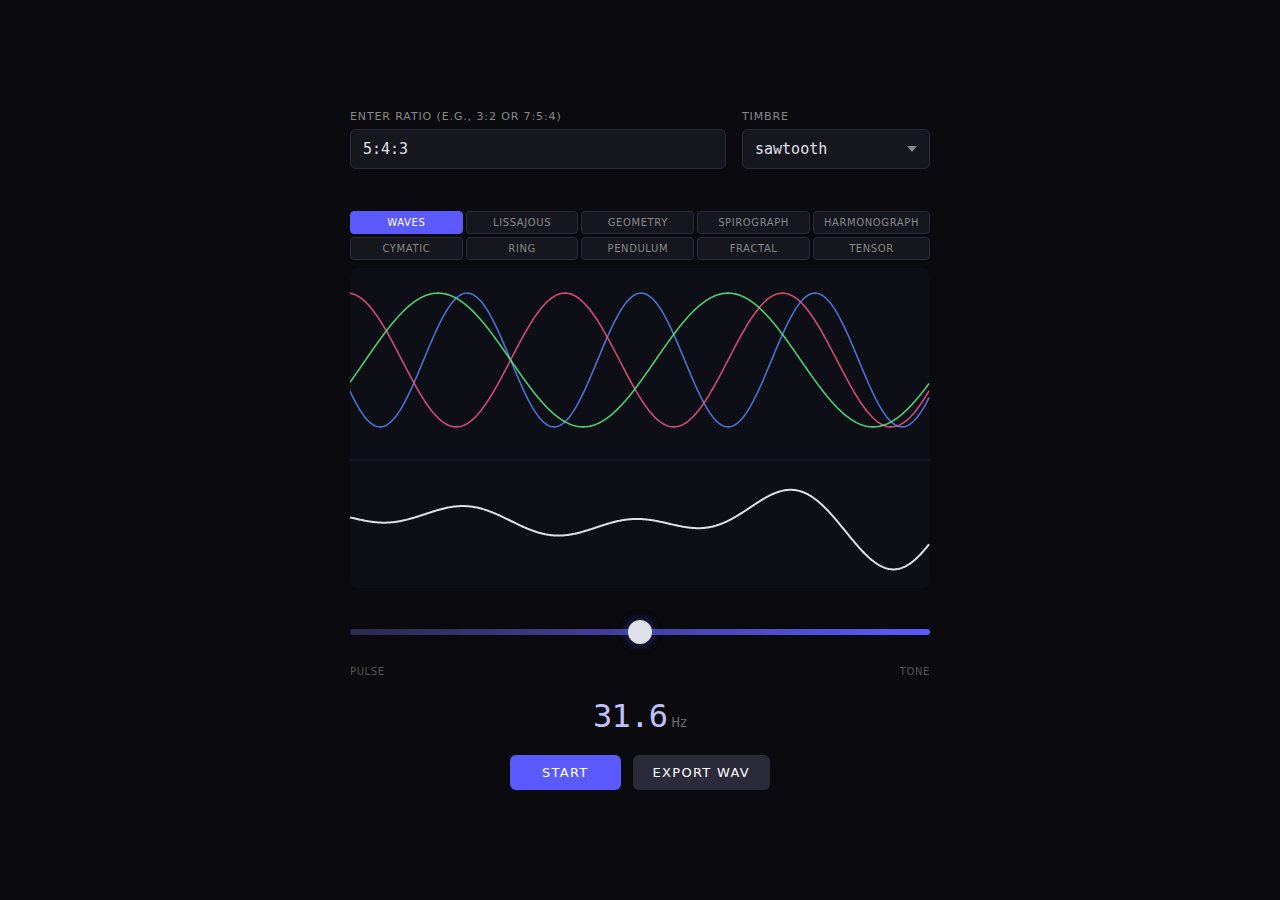
<file: index1.html>
<!DOCTYPE html>
<html lang="en">
<head>
<meta charset="UTF-8">
<meta name="viewport" content="width=device-width, initial-scale=1.0">
<title>Pulse–Tone Continuum</title>
<style>
  *, *::before, *::after { box-sizing: border-box; margin: 0; padding: 0; }

  body {
    background: #0a0a0f;
    color: #e0e0e8;
    font-family: 'Segoe UI', system-ui, -apple-system, sans-serif;
    display: flex;
    justify-content: center;
    align-items: center;
    min-height: 100vh;
    overflow: hidden;
  }

  .container {
    width: 580px;
    max-width: 95vw;
    display: flex;
    flex-direction: column;
    gap: 20px;
    align-items: center;
  }

  .controls-row {
    display: flex;
    gap: 16px;
    width: 100%;
    align-items: flex-start;
  }

  .input-group {
    display: flex;
    flex-direction: column;
    gap: 6px;
    flex: 1;
  }

  label {
    font-size: 11px;
    text-transform: uppercase;
    letter-spacing: 0.08em;
    color: #888;
  }

  input[type="text"], select {
    background: #16161e;
    border: 1px solid #2a2a3a;
    border-radius: 6px;
    color: #e0e0e8;
    font-family: 'Consolas', 'SF Mono', monospace;
    font-size: 15px;
    padding: 10px 12px;
    outline: none;
    transition: border-color 0.15s;
  }

  input[type="text"]:focus, select:focus { border-color: #5a5aff; }
  input[type="text"].error { border-color: #ff4444; }

  .error-msg {
    font-size: 11px;
    color: #ff4444;
    min-height: 16px;
  }

  select {
    cursor: pointer;
    appearance: none;
    background-image: url("data:image/svg+xml,%3Csvg xmlns='http://www.w3.org/2000/svg' width='10' height='6'%3E%3Cpath d='M0 0l5 6 5-6z' fill='%23888'/%3E%3C/svg%3E");
    background-repeat: no-repeat;
    background-position: right 12px center;
    padding-right: 32px;
  }

  .viz-section {
    width: 100%;
    display: flex;
    flex-direction: column;
    align-items: center;
    gap: 8px;
  }

  .viz-toggles {
    display: grid;
    grid-template-columns: repeat(5, 1fr);
    gap: 3px;
    width: 100%;
  }

  .viz-btn {
    background: #16161e;
    border: 1px solid #2a2a3a;
    color: #888;
    font-family: inherit;
    font-size: 10px;
    text-transform: uppercase;
    letter-spacing: 0.06em;
    padding: 5px 10px;
    border-radius: 4px;
    cursor: pointer;
    transition: all 0.15s;
  }

  .viz-btn:hover { border-color: #5a5aff; color: #c0c0e0; }
  .viz-btn.active { background: #5a5aff; border-color: #5a5aff; color: #fff; }

  canvas {
    width: 100%;
    height: 320px;
    border-radius: 8px;
    background: #0e0e16;
    display: block;
  }

  .slider-section {
    width: 100%;
    display: flex;
    flex-direction: column;
    align-items: center;
    gap: 10px;
  }

  .slider-track {
    width: 100%;
    height: 48px;
    position: relative;
    display: flex;
    align-items: center;
  }

  input[type="range"] {
    -webkit-appearance: none;
    appearance: none;
    width: 100%;
    height: 6px;
    background: linear-gradient(90deg, #2a2a4a, #5a5aff);
    border-radius: 3px;
    outline: none;
    cursor: pointer;
  }

  input[type="range"]::-webkit-slider-thumb {
    -webkit-appearance: none;
    width: 24px; height: 24px; border-radius: 50%;
    background: #e0e0e8;
    box-shadow: 0 0 10px rgba(90, 90, 255, 0.5);
    cursor: grab;
  }

  input[type="range"]::-moz-range-thumb {
    width: 24px; height: 24px; border-radius: 50%;
    background: #e0e0e8;
    box-shadow: 0 0 10px rgba(90, 90, 255, 0.5);
    border: none; cursor: grab;
  }

  input[type="range"]:active::-webkit-slider-thumb { cursor: grabbing; }
  input[type="range"]:active::-moz-range-thumb { cursor: grabbing; }

  .slider-labels {
    width: 100%;
    display: flex;
    justify-content: space-between;
    font-size: 10px;
    color: #555;
    text-transform: uppercase;
    letter-spacing: 0.06em;
  }

  .freq-display {
    font-family: 'Consolas', 'SF Mono', monospace;
    font-size: 32px;
    font-weight: 300;
    letter-spacing: -0.02em;
    color: #c0c0ff;
  }

  .freq-unit { font-size: 14px; color: #666; margin-left: 4px; }

  .buttons-row {
    display: flex;
    gap: 12px;
    align-items: center;
  }

  .start-btn, .export-btn {
    border: none; color: #fff; font-family: inherit;
    font-size: 13px; text-transform: uppercase;
    letter-spacing: 0.1em; padding: 10px 32px;
    border-radius: 6px; cursor: pointer;
    transition: background 0.15s;
  }

  .start-btn { background: #5a5aff; }
  .start-btn:hover { background: #4a4ae8; }
  .start-btn.active { background: #ff4466; }
  .start-btn.active:hover { background: #e83355; }

  .export-btn { background: #2a2a3a; padding: 10px 20px; }
  .export-btn:hover { background: #3a3a4a; }
  .export-btn:disabled { opacity: 0.4; cursor: default; }
</style>
</head>
<body>

<div class="container">
  <div class="controls-row">
    <div class="input-group" style="flex:2">
      <label for="ratioInput">Enter Ratio (e.g., 3:2 or 7:5:4)</label>
      <input type="text" id="ratioInput" value="5:4:3" spellcheck="false" autocomplete="off">
      <div class="error-msg" id="ratioError"></div>
    </div>
    <div class="input-group" style="flex:1">
      <label for="timbreSelect">Timbre</label>
      <select id="timbreSelect">
        <option value="sine">sine</option>
        <option value="square">square</option>
        <option value="triangle">triangle</option>
        <option value="sawtooth" selected>sawtooth</option>
        <option value="click">click</option>
        <option value="kick">kick</option>
        <option value="snare">snare</option>
        <option value="hihat">hihat</option>
        <option value="bell">bell</option>
      </select>
    </div>
  </div>

  <div class="viz-section">
    <div class="viz-toggles">
      <button class="viz-btn active" data-mode="waves">Waves</button>
      <button class="viz-btn" data-mode="lissajous">Lissajous</button>
      <button class="viz-btn" data-mode="geometry">Geometry</button>
      <button class="viz-btn" data-mode="spirograph">Spirograph</button>
      <button class="viz-btn" data-mode="harmonograph">Harmonograph</button>
      <button class="viz-btn" data-mode="cymatic">Cymatic</button>
      <button class="viz-btn" data-mode="ring">Ring</button>
      <button class="viz-btn" data-mode="pendulum">Pendulum</button>
      <button class="viz-btn" data-mode="fractal">Fractal</button>
      <button class="viz-btn" data-mode="tensor">Tensor</button>
    </div>
    <canvas id="vizCanvas"></canvas>
  </div>

  <div class="slider-section">
    <div class="slider-track">
      <input type="range" id="freqSlider" min="0" max="1" step="0.001" value="0.5">
    </div>
    <div class="slider-labels">
      <span>Pulse</span>
      <span>Tone</span>
    </div>
  </div>

  <div class="freq-display">
    <span id="freqValue">31.62</span><span class="freq-unit">Hz</span>
  </div>

  <div class="buttons-row">
    <button class="start-btn" id="startBtn">Start</button>
    <button class="export-btn" id="exportBtn">Export WAV</button>
  </div>
</div>

<script>
// ============================================================
//  parseRatio
// ============================================================
function parseRatio(str) {
  const trimmed = str.trim();
  if (!trimmed) return { error: 'Enter a ratio' };
  const parts = trimmed.split(':');
  if (parts.length < 1 || parts.length > 8)
    return { error: 'Use 1–8 colon-separated values' };
  const nums = [];
  for (const p of parts) {
    if (!/^\d+$/.test(p.trim())) return { error: 'Positive integers only' };
    const n = parseInt(p.trim(), 10);
    if (n <= 0) return { error: 'No zeros allowed' };
    nums.push(n);
  }
  const gcd = (a, b) => (b === 0 ? a : gcd(b, a % b));
  const overall = nums.reduce((a, b) => gcd(a, b));
  return { values: nums.map(n => n / overall) };
}

// ============================================================
//  Frequency mapping
// ============================================================
const FREQ_MIN = 0.25;
const FREQ_MAX = 4000;
function sliderToFreq(t) { return FREQ_MIN * Math.pow(FREQ_MAX / FREQ_MIN, t); }
function freqToSlider(f) { return Math.log(f / FREQ_MIN) / Math.log(FREQ_MAX / FREQ_MIN); }
function formatFreq(f) {
  if (f < 10) return f.toFixed(2);
  if (f < 100) return f.toFixed(1);
  return Math.round(f).toString();
}

// ============================================================
//  Timbre definitions — which use oscillators vs impulse buffers
// ============================================================
const OSC_TIMBRES = ['sine', 'square', 'triangle', 'sawtooth'];
const IMPULSE_TIMBRES = ['click', 'kick', 'snare', 'hihat', 'bell'];
const ALL_TIMBRES = [...OSC_TIMBRES, ...IMPULSE_TIMBRES];

// Generate an impulse buffer for a given timbre at a given sample rate
function generateImpulseBuffer(timbre, sampleRate) {
  let len, data;
  switch (timbre) {
    case 'click': {
      len = Math.ceil(sampleRate * 0.004);
      data = new Float32Array(len);
      for (let i = 0; i < len; i++) data[i] = Math.exp(-i / (sampleRate * 0.001));
      return data;
    }
    case 'kick': {
      // Short punchy kick — 25ms so overlapping buffers don't cancel at high freqs
      len = Math.ceil(sampleRate * 0.025);
      data = new Float32Array(len);
      for (let i = 0; i < len; i++) {
        const t = i / sampleRate;
        const amp = Math.exp(-t * 120);
        // Fast sine sweep from ~180Hz down to ~60Hz
        const phase = 2 * Math.PI * (60 * t + (180 / 80) * (1 - Math.exp(-t * 80)));
        data[i] = Math.sin(phase) * amp;
      }
      return data;
    }
    case 'snare': {
      // Mix of pitched body (~200Hz decaying) + noise burst
      len = Math.ceil(sampleRate * 0.08);
      data = new Float32Array(len);
      for (let i = 0; i < len; i++) {
        const t = i / sampleRate;
        const body = Math.sin(2 * Math.PI * 200 * t) * Math.exp(-t * 40) * 0.5;
        const noise = (Math.random() * 2 - 1) * Math.exp(-t * 30) * 0.7;
        data[i] = body + noise;
      }
      return data;
    }
    case 'hihat': {
      // Very short high-frequency noise burst, ~20ms
      len = Math.ceil(sampleRate * 0.025);
      data = new Float32Array(len);
      for (let i = 0; i < len; i++) {
        const t = i / sampleRate;
        // Bandpassed noise approximation — mix of high-freq components
        const n1 = Math.sin(2 * Math.PI * 6000 * t + Math.random() * 0.5);
        const n2 = Math.sin(2 * Math.PI * 8500 * t + Math.random() * 0.5);
        const n3 = Math.sin(2 * Math.PI * 12000 * t + Math.random() * 0.3);
        const amp = Math.exp(-t * 120);
        data[i] = (n1 + n2 + n3) / 3 * amp;
      }
      return data;
    }
    case 'bell': {
      // Inharmonic partials: 1, 2.4, 3.0, 4.5, 6.2 — metallic bell character
      len = Math.ceil(sampleRate * 0.4);
      data = new Float32Array(len);
      const partials = [1, 2.4, 3.0, 4.5, 6.2];
      const decays   = [8, 10, 14, 18, 22];
      const baseF = 800;
      for (let i = 0; i < len; i++) {
        const t = i / sampleRate;
        let sum = 0;
        for (let p = 0; p < partials.length; p++) {
          sum += Math.sin(2 * Math.PI * baseF * partials[p] * t) *
                 Math.exp(-t * decays[p]) / partials.length;
        }
        data[i] = sum;
      }
      return data;
    }
  }
}

// ============================================================
//  Audio Engine
// ============================================================
function createAudioEngine() {
  let ctx = null;
  let masterGain = null;
  let limiter = null;
  let voices = [];
  let currentRatio = [3, 2];
  let currentTimbre = 'sine';
  let currentBaseFreq = 31.62;
  let running = false;
  // Cache impulse buffers per timbre
  const impulseCache = {};

  function ensureContext() {
    if (!ctx) {
      ctx = new (window.AudioContext || window.webkitAudioContext)();
      limiter = ctx.createDynamicsCompressor();
      limiter.threshold.value = -3;
      limiter.knee.value = 6;
      limiter.ratio.value = 12;
      limiter.attack.value = 0.002;
      limiter.release.value = 0.05;
      limiter.connect(ctx.destination);
      masterGain = ctx.createGain();
      masterGain.gain.value = 0;
      masterGain.connect(limiter);
    }
    if (ctx.state === 'suspended') ctx.resume();
  }

  function destroyVoices() {
    for (const v of voices) {
      try {
        if (v.osc) { v.osc.stop(); v.osc.disconnect(); }
        if (v.clickInterval != null) clearInterval(v.clickInterval);
        if (v.gain) v.gain.disconnect();
      } catch (_) {}
    }
    voices = [];
  }

  // Get or create an AudioBuffer for a given impulse timbre
  function getImpulseBuffer(timbre) {
    if (!impulseCache[timbre]) {
      const samples = generateImpulseBuffer(timbre, ctx.sampleRate);
      const buf = ctx.createBuffer(1, samples.length, ctx.sampleRate);
      buf.getChannelData(0).set(samples);
      impulseCache[timbre] = buf;
    }
    return impulseCache[timbre];
  }

  function scheduleImpulse(buffer, gainNode, time) {
    const src = ctx.createBufferSource();
    src.buffer = buffer;
    src.connect(gainNode);
    src.start(time);
  }

  function createImpulseVoice(timbre, freq, voiceGain) {
    const gain = ctx.createGain();
    gain.gain.value = voiceGain;
    gain.connect(masterGain);
    const buf = getImpulseBuffer(timbre);

    let lastTrigger = ctx.currentTime;
    scheduleImpulse(buf, gain, lastTrigger);

    const interval = setInterval(() => {
      if (!running) return;
      const now = ctx.currentTime;
      const period = 1 / freq;
      while (lastTrigger + period <= now + 0.1) {
        lastTrigger += period;
        if (lastTrigger > now - 0.01) {
          scheduleImpulse(buf, gain, Math.max(lastTrigger, now));
        }
      }
    }, 50);

    return { clickInterval: interval, gain, _freq: freq };
  }

  function rebuildOscillators() {
    destroyVoices();
    if (!running) return;
    const n = currentRatio.length;
    const rMin = Math.min(...currentRatio);
    const voiceGain = 1 / n;
    const startTime = ctx.currentTime + 0.005;
    const isImpulse = IMPULSE_TIMBRES.includes(currentTimbre);

    for (let i = 0; i < n; i++) {
      const freq = currentBaseFreq * (currentRatio[i] / rMin);
      if (isImpulse) {
        voices.push(createImpulseVoice(currentTimbre, freq, voiceGain));
      } else {
        const osc = ctx.createOscillator();
        osc.type = currentTimbre;
        osc.frequency.value = freq;
        const gain = ctx.createGain();
        gain.gain.value = voiceGain;
        osc.connect(gain);
        gain.connect(masterGain);
        osc.start(startTime);
        voices.push({ osc, gain });
      }
    }
  }

  function updateFrequencies(baseFreq) {
    currentBaseFreq = baseFreq;
    if (!running || voices.length === 0) return;
    const rMin = Math.min(...currentRatio);
    const now = ctx.currentTime;
    const isImpulse = IMPULSE_TIMBRES.includes(currentTimbre);

    if (isImpulse) {
      rebuildOscillators();
    } else {
      for (let i = 0; i < voices.length; i++) {
        const freq = baseFreq * (currentRatio[i] / rMin);
        if (voices[i].osc) {
          voices[i].osc.frequency.setTargetAtTime(freq, now, 0.02);
        }
      }
    }
  }

  function setRatio(ratio) { currentRatio = ratio; if (running) rebuildOscillators(); }
  function setTimbre(timbre) {
    currentTimbre = timbre;
    if (running) rebuildOscillators();
  }
  function start() {
    ensureContext();
    running = true;
    masterGain.gain.setTargetAtTime(1, ctx.currentTime, 0.02);
    rebuildOscillators();
  }
  function stop() {
    running = false;
    if (masterGain) masterGain.gain.setTargetAtTime(0, ctx.currentTime, 0.02);
    setTimeout(destroyVoices, 80);
  }
  function getState() {
    return { ratio: currentRatio.slice(), timbre: currentTimbre, baseFreq: currentBaseFreq };
  }

  return { start, stop, setRatio, setTimbre, updateFrequencies, isRunning: () => running, getState };
}

// ============================================================
//  Visualization modes list
// ============================================================
const VIZ_MODES = [
  'waves', 'lissajous', 'geometry',
  'spirograph', 'harmonograph', 'cymatic', 'ring',
  'pendulum', 'fractal', 'tensor'
];

// ============================================================
//  Visualization Engine
// ============================================================
function visualizationEngine(canvas) {
  const c = canvas.getContext('2d');
  let mode = 'waves';
  let animId = null;
  let startTime = performance.now();

  const COLORS = [
    '#5a8aff', '#ff5a8a', '#5aff8a', '#ffd55a',
    '#d55aff', '#5affd5', '#ff8a5a', '#8a5aff'
  ];

  let ratio = [3, 2];
  let baseFreq = 31.62;

  function setMode(m) { mode = m; }
  function setState(r, f) { ratio = r; baseFreq = f; }

  function resize() {
    const dpr = window.devicePixelRatio || 1;
    const rect = canvas.getBoundingClientRect();
    canvas.width = rect.width * dpr;
    canvas.height = rect.height * dpr;
    c.setTransform(dpr, 0, 0, dpr, 0, 0);
  }

  function voiceFreq(i) {
    const rMin = Math.min(...ratio);
    return baseFreq * (ratio[i] / rMin);
  }

  // Geometry viz time: sqrt-compressed so speed increases with freq but stays readable
  // Effective angular velocity ∝ sqrt(baseFreq) instead of baseFreq
  function vizTime(t) {
    return t * 0.15 / Math.sqrt(Math.max(baseFreq, 0.25));
  }

  // Forward viz time: speed increases with frequency (for spirograph/harmonograph/pendulum)
  function vizTimeForward(t) {
    return t * Math.pow(Math.max(baseFreq, 0.25), 0.35) * 0.25;
  }

  // ---- Waves ----
  function drawWaves(t) {
    const w = canvas.clientWidth;
    const h = canvas.clientHeight;
    const n = ratio.length;
    const period = 1 / baseFreq;
    const totalTime = 2 * period;
    const waveH = h * 0.55;
    const waveCy = waveH / 2 + 4;
    const amp = waveH * 0.38;

    for (let vi = 0; vi < n; vi++) {
      const freq = voiceFreq(vi);
      c.beginPath();
      c.strokeStyle = COLORS[vi % COLORS.length];
      c.lineWidth = 1.6;
      c.globalAlpha = 0.8;
      for (let px = 0; px < w; px++) {
        const st = t + (px / w) * totalTime;
        const y = waveCy - Math.sin(2 * Math.PI * freq * st) * amp;
        if (px === 0) c.moveTo(px, y); else c.lineTo(px, y);
      }
      c.stroke();
    }
    c.globalAlpha = 1;

    c.beginPath();
    c.strokeStyle = '#1a1a2a';
    c.lineWidth = 1;
    c.moveTo(0, h * 0.6);
    c.lineTo(w, h * 0.6);
    c.stroke();

    const compCy = h * 0.6 + (h * 0.38) / 2;
    const compAmp = h * 0.38 * 0.42;
    c.beginPath();
    c.strokeStyle = '#e0e0e8';
    c.lineWidth = 2;
    for (let px = 0; px < w; px++) {
      const st = t + (px / w) * totalTime;
      let sum = 0;
      for (let vi = 0; vi < n; vi++) sum += Math.sin(2 * Math.PI * voiceFreq(vi) * st);
      sum /= n;
      const y = compCy - sum * compAmp;
      if (px === 0) c.moveTo(px, y); else c.lineTo(px, y);
    }
    c.stroke();
  }

  // ---- Lissajous ----
  function drawLissajous(t) {
    const w = canvas.clientWidth;
    const h = canvas.clientHeight;
    const cx = w / 2, cy = h / 2;
    const R = Math.min(w, h) * 0.44;
    const n = ratio.length;
    const rMin = Math.min(...ratio);

    function lissX(st) {
      let sum = 0, norm = 0;
      for (let i = 0; i < n; i++) {
        const freq = baseFreq * (ratio[i] / rMin);
        const phase = (i * Math.PI) / n;
        const weight = 1 / (1 + Math.floor(i / 2));
        sum += Math.sin(2 * Math.PI * freq * st + phase) * weight;
        norm += weight;
      }
      return sum / norm;
    }
    function lissY(st) {
      let sum = 0, norm = 0;
      for (let i = 0; i < n; i++) {
        const freq = baseFreq * (ratio[i] / rMin);
        const phase = ((i + 1) * Math.PI * 0.5) / n;
        const weight = 1 / (1 + Math.floor((i + 1) / 2));
        sum += Math.cos(2 * Math.PI * freq * st + phase) * weight;
        norm += weight;
      }
      return sum / norm;
    }

    const trailTime = 4 / baseFreq;
    const steps = 3000;
    for (let seg = 0; seg < steps; seg++) {
      const f0 = seg / steps, f1 = (seg + 1) / steps;
      const s0 = t - trailTime + f0 * trailTime;
      const s1 = t - trailTime + f1 * trailTime;
      const alpha = f0 * f0;
      c.beginPath();
      c.strokeStyle = `rgba(90, 138, 255, ${alpha * 0.9})`;
      c.lineWidth = 1 + alpha * 1.5;
      c.moveTo(cx + lissX(s0) * R, cy + lissY(s0) * R);
      c.lineTo(cx + lissX(s1) * R, cy + lissY(s1) * R);
      c.stroke();
    }
    c.beginPath();
    c.fillStyle = '#e0e0e8';
    c.shadowColor = '#5a8aff';
    c.shadowBlur = 12;
    c.arc(cx + lissX(t) * R, cy + lissY(t) * R, 4, 0, Math.PI * 2);
    c.fill();
    c.shadowBlur = 0;
  }

  // ---- Geometry (epicyclic) — 10x slower ----
  function drawGeometry(t) {
    const vt = vizTime(t);
    const w = canvas.clientWidth, h = canvas.clientHeight;
    const cx = w / 2, cy = h / 2;
    const n = ratio.length;
    const rMin = Math.min(...ratio);
    const maxR = Math.min(w, h) * 0.47;
    const armLen = maxR / (n + 0.3);

    let x = cx, y = cy;
    const tips = [];

    for (let i = 0; i < n; i++) {
      const freq = baseFreq * (ratio[i] / rMin);
      const angle = 2 * Math.PI * freq * vt;
      const len = armLen * (1 - i * 0.05);

      c.beginPath();
      c.strokeStyle = 'rgba(90, 90, 255, 0.1)';
      c.lineWidth = 1;
      c.arc(x, y, len, 0, Math.PI * 2);
      c.stroke();

      const nx = x + Math.cos(angle) * len;
      const ny = y + Math.sin(angle) * len;
      c.beginPath();
      c.strokeStyle = COLORS[i % COLORS.length];
      c.lineWidth = 2;
      c.moveTo(x, y); c.lineTo(nx, ny);
      c.stroke();
      c.beginPath();
      c.fillStyle = COLORS[i % COLORS.length];
      c.arc(nx, ny, 3, 0, Math.PI * 2);
      c.fill();

      tips.push({ x: nx, y: ny });
      x = nx; y = ny;
    }

    if (tips.length >= 2) {
      c.beginPath();
      c.strokeStyle = 'rgba(224, 224, 232, 0.35)';
      c.lineWidth = 1;
      c.moveTo(tips[0].x, tips[0].y);
      for (let i = 1; i < tips.length; i++) c.lineTo(tips[i].x, tips[i].y);
      c.closePath();
      c.stroke();
      c.fillStyle = 'rgba(90, 90, 255, 0.06)';
      c.fill();
    }

    // Trail
    const trailLen = (1 / baseFreq) * 6;
    const trailSteps = 1500;
    c.beginPath();
    for (let s = 0; s <= trailSteps; s++) {
      const st = vizTime(t - trailLen + (s / trailSteps) * trailLen);
      let tx = cx, ty = cy;
      for (let i = 0; i < n; i++) {
        const freq = baseFreq * (ratio[i] / rMin);
        const angle = 2 * Math.PI * freq * st;
        tx += Math.cos(angle) * armLen * (1 - i * 0.05);
        ty += Math.sin(angle) * armLen * (1 - i * 0.05);
      }
      if (s === 0) c.moveTo(tx, ty); else c.lineTo(tx, ty);
    }
    c.strokeStyle = 'rgba(224, 224, 232, 0.22)';
    c.lineWidth = 1;
    c.stroke();
  }

  // ---- Spirograph ----
  function drawSpirograph(t) {
    const vt = vizTimeForward(t);
    const w = canvas.clientWidth, h = canvas.clientHeight;
    const cx = w / 2, cy = h / 2;
    const scale = Math.min(w, h) * 0.44;
    const n = ratio.length;
    const R = ratio.reduce((a, b) => a + b, 0);
    const d = R * 0.6;
    const steps = 4000;
    const lcmPeriod = R / Math.min(...ratio);
    const totalAngle = lcmPeriod * 2 * Math.PI;
    const phaseOffset = vt * 2 * Math.PI * 0.3;

    for (let vi = 0; vi < Math.min(n, 4); vi++) {
      const r = ratio[vi];
      c.beginPath();
      c.strokeStyle = COLORS[vi % COLORS.length];
      c.lineWidth = 1.2;
      c.globalAlpha = 0.7;
      for (let s = 0; s <= steps; s++) {
        const theta = (s / steps) * totalAngle + phaseOffset;
        const x = cx + ((R - r) * Math.cos(theta) + d * Math.cos(((R - r) / r) * theta)) * scale / (R + d);
        const y = cy + ((R - r) * Math.sin(theta) - d * Math.sin(((R - r) / r) * theta)) * scale / (R + d);
        if (s === 0) c.moveTo(x, y); else c.lineTo(x, y);
      }
      c.stroke();
    }
    c.globalAlpha = 1;
  }

  // ---- Harmonograph ----
  function drawHarmonograph(t) {
    const vt = vizTimeForward(t);
    const w = canvas.clientWidth, h = canvas.clientHeight;
    const cx = w / 2, cy = h / 2;
    const scale = Math.min(w, h) * 0.44;
    const n = ratio.length;
    const rMin = Math.min(...ratio);
    const totalTime = 30, steps = 5000, dampBase = 0.03;

    function compute(st) {
      const damp = Math.exp(-dampBase * st);
      let xSum = 0, ySum = 0;
      for (let i = 0; i < n; i++) {
        const freq = ratio[i] / rMin;
        const phase = i * Math.PI * 0.7;
        const a = damp / Math.sqrt(n);
        if (i % 2 === 0) xSum += a * Math.sin(freq * st * 2 * Math.PI / totalTime * 8 + phase + vt * 0.5);
        else ySum += a * Math.sin(freq * st * 2 * Math.PI / totalTime * 8 + phase + vt * 0.5);
      }
      if (n === 1) {
        xSum = damp * Math.sin(st * 2 * Math.PI / totalTime * 8 + vt * 0.5);
        ySum = damp * Math.sin(st * 2 * Math.PI / totalTime * 8 + Math.PI * 0.5 + vt * 0.5);
      }
      if (n > 1 && n % 2 === 1) {
        const freq = ratio[n - 1] / rMin;
        ySum += (Math.exp(-dampBase * st) / Math.sqrt(n)) * Math.sin(freq * st * 2 * Math.PI / totalTime * 8 + vt * 0.5);
      }
      return [cx + xSum * scale, cy + ySum * scale];
    }

    c.beginPath();
    for (let s = 0; s <= steps; s++) {
      const [x, y] = compute((s / steps) * totalTime);
      if (s === 0) c.moveTo(x, y); else c.lineTo(x, y);
    }
    c.strokeStyle = 'rgba(90, 138, 255, 0.5)';
    c.lineWidth = 1;
    c.stroke();

    c.beginPath();
    for (let s = 0; s <= 600; s++) {
      const [x, y] = compute((s / 600) * totalTime * 0.1);
      if (s === 0) c.moveTo(x, y); else c.lineTo(x, y);
    }
    c.strokeStyle = '#c0c0ff';
    c.lineWidth = 1.5;
    c.stroke();
  }

  // ---- Cymatic (enhanced for low ratios with harmonics + fluid distortion) ----
  function drawCymatic(t) {
    const vt = vizTime(t);
    const w = canvas.clientWidth, h = canvas.clientHeight;
    const cx = w / 2, cy = h / 2;
    const maxR = Math.min(w, h) * 0.46;
    const n = ratio.length;
    const rMin = Math.min(...ratio);

    // Build effective mode list: each ratio component + its first 3 harmonics
    // This makes simple ratios like 3:2 produce rich patterns
    const modes = [];
    for (let vi = 0; vi < n; vi++) {
      const k = ratio[vi] / rMin;
      for (let h = 1; h <= 4; h++) {
        modes.push({ k: k * h, vi: vi, harmonic: h });
      }
    }

    for (let ri = 1; ri <= 45; ri++) {
      const rFrac = ri / 45;
      const ringR = rFrac * maxR;
      c.beginPath();
      for (let s = 0; s <= 360; s++) {
        const angle = (s / 360) * Math.PI * 2;
        let mod = 0;
        for (let mi = 0; mi < modes.length; mi++) {
          const m = modes[mi];
          const weight = 1 / (m.harmonic * m.harmonic); // harmonics decay as 1/h²
          // Radial standing wave
          const radial = Math.cos(m.k * Math.PI * rFrac * 1.5 + vt * m.k * 0.6);
          // Angular mode with fluid-like phase offset per ring
          const fluidPhase = rFrac * m.k * 0.8 + vt * 0.15 * m.vi;
          const angular = Math.sin(m.k * angle + fluidPhase);
          mod += radial * angular * weight;
        }
        // Normalize by total weight
        let totalWeight = 0;
        for (let mi = 0; mi < modes.length; mi++) {
          const h = modes[mi].harmonic;
          totalWeight += 1 / (h * h);
        }
        mod /= totalWeight;

        // Stronger displacement for visual impact
        const displacement = mod * maxR * 0.1;
        const r = ringR + displacement;
        const x = cx + Math.cos(angle) * r, y = cy + Math.sin(angle) * r;
        if (s === 0) c.moveTo(x, y); else c.lineTo(x, y);
      }
      c.closePath();

      // Brighter rings where standing waves have antinodes
      const brightness = 0.12 + Math.abs(Math.sin(rFrac * Math.PI * 3)) * 0.25;
      c.strokeStyle = `rgba(90, 138, 255, ${brightness})`;
      c.lineWidth = 1;
      c.stroke();
    }

    // Nodal lines — more lines for richer look even with simple ratios
    for (let vi = 0; vi < n; vi++) {
      const k = ratio[vi] / rMin;
      const lineCount = Math.max(Math.round(k * 3), 4);
      c.globalAlpha = 0.1;
      for (let li = 0; li < lineCount; li++) {
        const angle = (li / lineCount) * Math.PI * 2 + vt * 0.2 * (vi + 1);
        c.beginPath();
        c.strokeStyle = COLORS[vi % COLORS.length];
        c.moveTo(cx, cy);
        c.lineTo(cx + Math.cos(angle) * maxR, cy + Math.sin(angle) * maxR);
        c.stroke();
      }
    }
    c.globalAlpha = 1;
  }

  // ---- Ring ----
  function drawRing(t) {
    const w = canvas.clientWidth, h = canvas.clientHeight;
    const cx = w / 2, cy = h / 2;
    const n = ratio.length;
    const rMin = Math.min(...ratio);
    const baseR = Math.min(w, h) * 0.28;
    const ampR = Math.min(w, h) * 0.12;

    for (let vi = 0; vi < n; vi++) {
      const freq = voiceFreq(vi);
      const ringOffset = baseR + (vi - (n - 1) / 2) * (ampR * 0.5 / Math.max(n - 1, 1));
      c.beginPath();
      c.strokeStyle = COLORS[vi % COLORS.length];
      c.lineWidth = 1.8;
      c.globalAlpha = 0.75;
      for (let s = 0; s <= 500; s++) {
        const angle = (s / 500) * Math.PI * 2;
        const wave = Math.sin(2 * Math.PI * freq * t + angle * (ratio[vi] / rMin) * 4);
        const r = ringOffset + wave * ampR * 0.3;
        const x = cx + Math.cos(angle) * r, y = cy + Math.sin(angle) * r;
        if (s === 0) c.moveTo(x, y); else c.lineTo(x, y);
      }
      c.closePath();
      c.stroke();
    }

    c.beginPath();
    c.strokeStyle = '#e0e0e8';
    c.lineWidth = 2;
    c.globalAlpha = 0.9;
    for (let s = 0; s <= 500; s++) {
      const angle = (s / 500) * Math.PI * 2;
      let sum = 0;
      for (let vi = 0; vi < n; vi++)
        sum += Math.sin(2 * Math.PI * voiceFreq(vi) * t + angle * (ratio[vi] / Math.min(...ratio)) * 4);
      sum /= n;
      const r = baseR + sum * ampR * 0.4;
      const x = cx + Math.cos(angle) * r, y = cy + Math.sin(angle) * r;
      if (s === 0) c.moveTo(x, y); else c.lineTo(x, y);
    }
    c.closePath();
    c.stroke();
    c.globalAlpha = 1;
  }

  // ---- Pendulum (synced to actual audio frequencies) ----
  function drawPendulum(t) {
    const w = canvas.clientWidth, h = canvas.clientHeight;
    const n = ratio.length;
    const rMin = Math.min(...ratio);

    const pivotY = h * 0.08;
    const maxLen = h * 0.55;
    const spacing = w / (n + 1);

    const bobs = [];

    for (let i = 0; i < n; i++) {
      const freq = voiceFreq(i); // actual audio frequency in Hz
      const pivotX = spacing * (i + 1);
      // Swing angle driven by the real audio frequency
      const angle = Math.sin(2 * Math.PI * freq * t) * 0.8;
      const pendLen = maxLen * (0.6 + 0.4 * (1 - i / Math.max(n - 1, 1)));
      const bobX = pivotX + Math.sin(angle) * pendLen;
      const bobY = pivotY + Math.cos(angle) * pendLen;
      bobs.push({ x: bobX, y: bobY, px: pivotX });

      // Pivot point
      c.beginPath();
      c.fillStyle = '#444';
      c.arc(pivotX, pivotY, 3, 0, Math.PI * 2);
      c.fill();

      // Rod
      c.beginPath();
      c.strokeStyle = 'rgba(224, 224, 232, 0.4)';
      c.lineWidth = 1.5;
      c.moveTo(pivotX, pivotY);
      c.lineTo(bobX, bobY);
      c.stroke();

      // Bob — size inversely proportional to ratio component
      const bobR = 8 + 4 * (rMin / ratio[i]);
      c.beginPath();
      c.fillStyle = COLORS[i % COLORS.length];
      c.arc(bobX, bobY, bobR, 0, Math.PI * 2);
      c.fill();

      // Trail arc — use actual frequency, show recent 2 periods of lowest voice
      const trailDur = Math.min(2 / baseFreq, 2); // cap at 2 seconds
      c.beginPath();
      c.strokeStyle = COLORS[i % COLORS.length];
      c.globalAlpha = 0.15;
      c.lineWidth = 1;
      for (let s = 0; s <= 100; s++) {
        const st = t - trailDur + (s / 100) * trailDur;
        const a = Math.sin(2 * Math.PI * freq * st) * 0.8;
        const tx = pivotX + Math.sin(a) * pendLen;
        const ty = pivotY + Math.cos(a) * pendLen;
        if (s === 0) c.moveTo(tx, ty); else c.lineTo(tx, ty);
      }
      c.stroke();
      c.globalAlpha = 1;
    }

    // Coupling springs between adjacent bobs
    for (let i = 0; i < bobs.length - 1; i++) {
      const a = bobs[i], b = bobs[i + 1];
      c.beginPath();
      c.strokeStyle = 'rgba(255, 200, 100, 0.25)';
      c.lineWidth = 1;
      const segs = 12;
      for (let s = 0; s <= segs; s++) {
        const frac = s / segs;
        const mx = a.x + (b.x - a.x) * frac;
        const my = a.y + (b.y - a.y) * frac;
        const offset = Math.sin(frac * Math.PI * 4) * 6;
        const dx = b.y - a.y, dy = -(b.x - a.x);
        const len = Math.sqrt(dx * dx + dy * dy) || 1;
        const nx = dx / len * offset, ny = dy / len * offset;
        if (s === 0) c.moveTo(mx + nx, my + ny);
        else c.lineTo(mx + nx, my + ny);
      }
      c.stroke();
    }

    // Horizontal reference line
    c.beginPath();
    c.strokeStyle = 'rgba(90, 90, 255, 0.08)';
    c.lineWidth = 1;
    c.setLineDash([4, 4]);
    c.moveTo(0, pivotY);
    c.lineTo(w, pivotY);
    c.stroke();
    c.setLineDash([]);
  }

  // ---- Fractal (ratio-driven branching tree) ----
  function drawFractal(t) {
    const vt = vizTimeForward(t);
    const w = canvas.clientWidth, h = canvas.clientHeight;
    const n = ratio.length;
    const rMin = Math.min(...ratio);

    const startX = w / 2;
    const startY = h * 0.97;
    const trunkLen = h * 0.32;
    const maxDepth = Math.min(n + 3, 8);
    const margin = 10;

    function drawBranch(x, y, angle, length, depth, voiceIdx) {
      if (depth > maxDepth || length < 2) return;

      let endX = x + Math.cos(angle) * length;
      let endY = y + Math.sin(angle) * length;

      // Clamp endpoints to stay within canvas with margin
      endX = Math.max(margin, Math.min(w - margin, endX));
      endY = Math.max(margin, Math.min(h - margin, endY));

      const alpha = 0.2 + (1 - depth / maxDepth) * 0.6;
      c.beginPath();
      c.strokeStyle = COLORS[voiceIdx % COLORS.length];
      c.globalAlpha = alpha;
      c.lineWidth = Math.max(1, (maxDepth - depth) * 1.0);
      c.moveTo(x, y);
      c.lineTo(endX, endY);
      c.stroke();

      const branchCount = Math.min(n, 3);
      for (let i = 0; i < branchCount; i++) {
        const freq = ratio[i] / rMin;
        const spread = 0.35 + 0.25 * Math.sin(2 * Math.PI * freq * vt * 2 + depth);
        const branchAngle = angle + spread * (i - (branchCount - 1) / 2) * 0.85;
        const shrink = 0.52 + 0.13 * Math.sin(freq * vt * 3 + i);
        drawBranch(endX, endY, branchAngle, length * shrink, depth + 1, i);
      }
    }

    c.globalAlpha = 1;
    drawBranch(startX, startY, -Math.PI / 2, trunkLen, 0, 0);
    c.globalAlpha = 1;
  }

  // ---- Tensor (3D wireframe polyhedron, isometric projection) ----
  function drawTensor(t) {
    const vt = vizTime(t);
    const w = canvas.clientWidth, h = canvas.clientHeight;
    const cx = w / 2, cy = h / 2;
    const n = ratio.length;
    const rMin = Math.min(...ratio);
    const scale = Math.min(w, h) * 0.35;

    // Generate vertices: each ratio component creates a ring of vertices in 3D
    // The number of vertices per ring = ratio value, at different heights
    const vertices3D = [];
    const edges = [];

    for (let i = 0; i < n; i++) {
      const k = ratio[i] / rMin;
      const vertCount = Math.min(Math.max(Math.round(k * 2), 3), 12); // cap at 12
      const yPos = (i / Math.max(n - 1, 1) - 0.5) * 2;
      const ringR = 0.5 + Math.min(k, 10) * 0.15;
      const ringStart = vertices3D.length;

      for (let v = 0; v < vertCount; v++) {
        const angle = (v / vertCount) * Math.PI * 2;
        // Modulate radius by time
        const rMod = ringR + 0.1 * Math.sin(k * vt * 2 + v);
        vertices3D.push({
          x: Math.cos(angle) * rMod,
          y: yPos,
          z: Math.sin(angle) * rMod,
          color: COLORS[i % COLORS.length]
        });
        // Edge within ring
        if (v > 0) edges.push([ringStart + v - 1, ringStart + v]);
      }
      edges.push([ringStart + vertCount - 1, ringStart]); // close ring

      // Connect to previous ring's nearest vertex
      if (i > 0) {
        const prevK = ratio[i - 1] / rMin;
        const prevCount = Math.min(Math.max(Math.round(prevK * 2), 3), 12);
        let prevStart = 0;
        for (let pi = 0; pi < i - 1; pi++)
          prevStart += Math.min(Math.max(Math.round((ratio[pi] / rMin) * 2), 3), 12);
        // Cross-connect some vertices
        for (let v = 0; v < vertCount; v++) {
          const target = prevStart + (v % prevCount);
          edges.push([ringStart + v, target]);
        }
      }
    }

    // Rotate around Y and X axes
    const rotY = vt * 0.7;
    const rotX = vt * 0.4 + 0.3;

    function project(v) {
      // Rotate Y
      let x = v.x * Math.cos(rotY) - v.z * Math.sin(rotY);
      let z = v.x * Math.sin(rotY) + v.z * Math.cos(rotY);
      let y = v.y;
      // Rotate X
      const y2 = y * Math.cos(rotX) - z * Math.sin(rotX);
      const z2 = y * Math.sin(rotX) + z * Math.cos(rotX);
      // Perspective
      const perspective = 3 / (3 + z2);
      return {
        x: cx + x * perspective * scale,
        y: cy + y2 * perspective * scale,
        z: z2,
        p: perspective
      };
    }

    // Draw edges
    const projected = vertices3D.map(v => ({ ...project(v), color: v.color }));

    for (const [a, b] of edges) {
      const pa = projected[a], pb = projected[b];
      const avgZ = (pa.z + pb.z) / 2;
      const alpha = 0.1 + (1 - (avgZ + 1) / 2) * 0.4;
      c.beginPath();
      c.strokeStyle = `rgba(90, 138, 255, ${alpha})`;
      c.lineWidth = 1;
      c.moveTo(pa.x, pa.y);
      c.lineTo(pb.x, pb.y);
      c.stroke();
    }

    // Draw vertices
    // Sort by z for depth ordering
    const sorted = projected.slice().sort((a, b) => a.z - b.z);
    for (const v of sorted) {
      const r = 2 + v.p * 2;
      const alpha = 0.3 + (1 - (v.z + 1) / 2) * 0.7;
      c.beginPath();
      c.fillStyle = v.color;
      c.globalAlpha = alpha;
      c.arc(v.x, v.y, r, 0, Math.PI * 2);
      c.fill();
    }
    c.globalAlpha = 1;
  }

  // ---- Main render loop ----
  function render() {
    const w = canvas.clientWidth, h = canvas.clientHeight;
    c.clearRect(0, 0, w, h);
    const t = (performance.now() - startTime) / 1000;

    switch (mode) {
      case 'waves':         drawWaves(t); break;
      case 'lissajous':     drawLissajous(t); break;
      case 'geometry':      drawGeometry(t); break;
      case 'spirograph':    drawSpirograph(t); break;
      case 'harmonograph':  drawHarmonograph(t); break;
      case 'cymatic':       drawCymatic(t); break;
      case 'ring':          drawRing(t); break;
      case 'pendulum':      drawPendulum(t); break;
      case 'fractal':       drawFractal(t); break;
      case 'tensor':        drawTensor(t); break;
    }

    animId = requestAnimationFrame(render);
  }

  function start() { resize(); if (!animId) render(); }
  function stop() { if (animId) { cancelAnimationFrame(animId); animId = null; } }
  window.addEventListener('resize', resize);

  return { setMode, setState, start, stop, getMode: () => mode };
}

// ============================================================
//  URL State Manager
// ============================================================
function urlStateManager() {
  function read() {
    const params = new URLSearchParams(window.location.search);
    const state = {};
    if (params.has('ratio')) {
      const parts = params.get('ratio').split('-');
      const nums = parts.map(p => parseInt(p, 10)).filter(n => n > 0 && Number.isFinite(n));
      if (nums.length >= 1 && nums.length <= 8) state.ratio = nums.join(':');
    }
    if (params.has('freq')) {
      const f = parseFloat(params.get('freq'));
      if (f >= FREQ_MIN && f <= FREQ_MAX) state.freq = f;
    }
    if (params.has('timbre')) {
      const t = params.get('timbre');
      if (ALL_TIMBRES.includes(t)) state.timbre = t;
    }
    if (params.has('viz')) {
      const v = params.get('viz');
      if (VIZ_MODES.includes(v)) state.viz = v;
    }
    return state;
  }
  function write(ratioStr, freq, timbre, vizMode) {
    const params = new URLSearchParams();
    params.set('ratio', ratioStr.replace(/:/g, '-'));
    params.set('freq', formatFreq(freq));
    params.set('timbre', timbre);
    params.set('viz', vizMode);
    window.history.replaceState(null, '', window.location.pathname + '?' + params.toString());
  }
  return { read, write };
}

// ============================================================
//  Export Engine
// ============================================================
function exportEngine() {
  function renderWAV(ratio, baseFreq, timbre, duration, callback) {
    const sampleRate = 44100;
    const length = sampleRate * duration;
    const n = ratio.length;
    const rMin = Math.min(...ratio);

    if (IMPULSE_TIMBRES.includes(timbre)) {
      const impulse = generateImpulseBuffer(timbre, sampleRate);
      const buffer = new Float32Array(length);
      for (let vi = 0; vi < n; vi++) {
        const freq = baseFreq * (ratio[vi] / rMin);
        const period = sampleRate / freq;
        let nextTrigger = 0;
        while (nextTrigger < length) {
          const start = Math.floor(nextTrigger);
          for (let j = 0; j < impulse.length && (start + j) < length; j++) {
            buffer[start + j] += impulse[j] / n;
          }
          nextTrigger += period;
        }
      }
      callback(buffer, sampleRate);
      return;
    }

    const offline = new OfflineAudioContext(1, length, sampleRate);
    const master = offline.createGain();
    master.gain.value = 1;
    master.connect(offline.destination);
    for (let i = 0; i < n; i++) {
      const freq = baseFreq * (ratio[i] / rMin);
      const osc = offline.createOscillator();
      osc.type = timbre;
      osc.frequency.value = freq;
      const gain = offline.createGain();
      gain.gain.value = 1 / n;
      osc.connect(gain);
      gain.connect(master);
      osc.start(0);
      osc.stop(duration);
    }
    offline.startRendering().then(buf => callback(buf.getChannelData(0), sampleRate));
  }

  function encodeWAV(samples, sampleRate) {
    const num = samples.length;
    const buf = new ArrayBuffer(44 + num * 2);
    const v = new DataView(buf);
    const ws = (o, s) => { for (let i = 0; i < s.length; i++) v.setUint8(o + i, s.charCodeAt(i)); };
    ws(0, 'RIFF'); v.setUint32(4, 36 + num * 2, true); ws(8, 'WAVE');
    ws(12, 'fmt '); v.setUint32(16, 16, true); v.setUint16(20, 1, true);
    v.setUint16(22, 1, true); v.setUint32(24, sampleRate, true);
    v.setUint32(28, sampleRate * 2, true); v.setUint16(32, 2, true);
    v.setUint16(34, 16, true); ws(36, 'data'); v.setUint32(40, num * 2, true);
    for (let i = 0; i < num; i++) {
      let s = Math.max(-1, Math.min(1, samples[i]));
      v.setInt16(44 + i * 2, s < 0 ? s * 0x8000 : s * 0x7FFF, true);
    }
    return new Blob([buf], { type: 'audio/wav' });
  }

  function download(ratio, baseFreq, timbre) {
    const duration = 10;
    const filename = `ratio_${ratio.join('-')}_freq_${formatFreq(baseFreq)}.wav`;
    return new Promise(resolve => {
      renderWAV(ratio, baseFreq, timbre, duration, (samples, sr) => {
        const blob = encodeWAV(samples, sr);
        const url = URL.createObjectURL(blob);
        const a = document.createElement('a');
        a.href = url; a.download = filename;
        document.body.appendChild(a); a.click();
        document.body.removeChild(a);
        URL.revokeObjectURL(url);
        resolve();
      });
    });
  }

  return { download };
}

// ============================================================
//  UI Controller
// ============================================================
function uiController() {
  const ratioInput   = document.getElementById('ratioInput');
  const ratioError   = document.getElementById('ratioError');
  const timbreSelect = document.getElementById('timbreSelect');
  const freqSlider   = document.getElementById('freqSlider');
  const freqValue    = document.getElementById('freqValue');
  const startBtn     = document.getElementById('startBtn');
  const exportBtn    = document.getElementById('exportBtn');
  const vizCanvas    = document.getElementById('vizCanvas');
  const vizBtns      = document.querySelectorAll('.viz-btn');

  const engine   = createAudioEngine();
  const viz      = visualizationEngine(vizCanvas);
  const urlMgr   = urlStateManager();
  const exporter = exportEngine();

  let currentRatio = [3, 2];
  let currentBaseFreq = 31.62;

  const urlState = urlMgr.read();
  if (urlState.ratio) ratioInput.value = urlState.ratio;
  if (urlState.timbre) timbreSelect.value = urlState.timbre;
  if (urlState.viz) {
    vizBtns.forEach(b => b.classList.toggle('active', b.dataset.mode === urlState.viz));
    viz.setMode(urlState.viz);
  }

  const initResult = parseRatio(ratioInput.value);
  if (!initResult.error) currentRatio = initResult.values;
  engine.setRatio(currentRatio);
  engine.setTimbre(timbreSelect.value);

  if (urlState.freq) {
    currentBaseFreq = urlState.freq;
    freqSlider.value = freqToSlider(urlState.freq);
  } else {
    currentBaseFreq = sliderToFreq(parseFloat(freqSlider.value));
  }
  freqValue.textContent = formatFreq(currentBaseFreq);
  engine.updateFrequencies(currentBaseFreq);
  viz.setState(currentRatio, currentBaseFreq);
  viz.start();

  function syncURL() {
    urlMgr.write(currentRatio.join(':'), currentBaseFreq, timbreSelect.value, viz.getMode());
  }

  ratioInput.addEventListener('input', () => {
    const result = parseRatio(ratioInput.value);
    if (result.error) {
      ratioInput.classList.add('error');
      ratioError.textContent = result.error;
      return;
    }
    ratioInput.classList.remove('error');
    ratioError.textContent = '';
    currentRatio = result.values;
    engine.setRatio(currentRatio);
    viz.setState(currentRatio, currentBaseFreq);
    syncURL();
  });

  timbreSelect.addEventListener('change', () => {
    engine.setTimbre(timbreSelect.value);
    syncURL();
  });

  freqSlider.addEventListener('input', () => {
    currentBaseFreq = sliderToFreq(parseFloat(freqSlider.value));
    freqValue.textContent = formatFreq(currentBaseFreq);
    engine.updateFrequencies(currentBaseFreq);
    viz.setState(currentRatio, currentBaseFreq);
    syncURL();
  });

  startBtn.addEventListener('click', () => {
    if (engine.isRunning()) {
      engine.stop();
      startBtn.textContent = 'Start';
      startBtn.classList.remove('active');
    } else {
      engine.start();
      startBtn.textContent = 'Stop';
      startBtn.classList.add('active');
    }
  });

  vizBtns.forEach(btn => {
    btn.addEventListener('click', () => {
      vizBtns.forEach(b => b.classList.remove('active'));
      btn.classList.add('active');
      viz.setMode(btn.dataset.mode);
      syncURL();
    });
  });

  exportBtn.addEventListener('click', () => {
    exportBtn.disabled = true;
    exportBtn.textContent = 'Rendering…';
    exporter.download(currentRatio, currentBaseFreq, timbreSelect.value).then(() => {
      exportBtn.disabled = false;
      exportBtn.textContent = 'Export WAV';
    });
  });
}

uiController();
</script>

</body>
</html>
</file>
<file: lattice/static/css/main.fb1d7913.css>
@import url(https://fonts.googleapis.com/css2?family=JetBrains+Mono:wght@300;400;500;600&family=Inter:wght@300;400;500;600&display=swap);body{-webkit-font-smoothing:antialiased;-moz-osx-font-smoothing:grayscale;font-family:-apple-system,BlinkMacSystemFont,Segoe UI,Roboto,Oxygen,Ubuntu,Cantarell,Fira Sans,Droid Sans,Helvetica Neue,sans-serif;margin:0}code{font-family:source-code-pro,Menlo,Monaco,Consolas,Courier New,monospace}*,:after,:before{box-sizing:border-box;margin:0;padding:0}:root{--bg-primary:#0f172a;--bg-secondary:#1e293b;--bg-tertiary:#334155;--text-primary:#e2e8f0;--text-secondary:#94a3b8;--text-muted:#64748b;--accent:#6366f1;--accent-glow:#6366f14d;--amber:#f59e0b;--error:#ef4444;--border:#334155;--panel-width:320px}body{background:#0f172a;background:var(--bg-primary);color:#e2e8f0;color:var(--text-primary);font-family:Inter,-apple-system,BlinkMacSystemFont,sans-serif;overflow:hidden}#root,.app,body{height:100vh}.app{display:flex;overflow:hidden}.control-panel{background:#1e293b;background:var(--bg-secondary);border-right:1px solid #334155;border-right:1px solid var(--border);display:flex;flex-direction:column;gap:20px;min-width:320px;min-width:var(--panel-width);overflow-y:auto;padding:24px 20px;width:320px;width:var(--panel-width)}.app-title{color:#e2e8f0;color:var(--text-primary);font-family:JetBrains Mono,monospace;font-size:28px;font-weight:300;letter-spacing:.3em}.app-subtitle{color:#64748b;color:var(--text-muted);font-size:11px;letter-spacing:.05em;margin-top:-12px}.input-group{display:flex;flex-direction:column;gap:6px}.input-group label{color:#94a3b8;color:var(--text-secondary);font-size:11px;font-weight:500;letter-spacing:.08em;text-transform:uppercase}.input-group textarea{background:#0f172a;background:var(--bg-primary);border:1px solid #334155;border:1px solid var(--border);border-radius:6px;color:#e2e8f0;color:var(--text-primary);font-family:JetBrains Mono,monospace;font-size:13px;line-height:1.5;padding:10px 12px;resize:vertical;transition:border-color .2s}.input-group textarea:focus{border-color:#6366f1;border-color:var(--accent);box-shadow:0 0 0 3px #6366f14d;box-shadow:0 0 0 3px var(--accent-glow);outline:none}.input-hint{color:#64748b;color:var(--text-muted);font-size:10px}.error-message{background:#ef44441a;border:1px solid #ef44444d;border-radius:6px;color:#ef4444;color:var(--error);font-size:12px;padding:8px 12px}.build-button,.error-message{font-family:JetBrains Mono,monospace}.build-button{background:#6366f1;background:var(--accent);border:none;border-radius:6px;color:#fff;cursor:pointer;font-size:13px;font-weight:500;letter-spacing:.05em;padding:10px 16px;transition:background .2s,transform .1s}.build-button:hover{background:#4f46e5}.build-button:active{transform:scale(.98)}.frequency-input{background:#0f172a;background:var(--bg-primary);border:1px solid #334155;border:1px solid var(--border);border-radius:6px;color:#e2e8f0;color:var(--text-primary);font-family:JetBrains Mono,monospace;font-size:13px;padding:8px 12px;transition:border-color .2s;width:100%}.frequency-input:focus{border-color:#6366f1;border-color:var(--accent);box-shadow:0 0 0 3px #6366f14d;box-shadow:0 0 0 3px var(--accent-glow);outline:none}.timbre-select{appearance:none;-webkit-appearance:none;background:#0f172a;background:var(--bg-primary);background-image:url("data:image/svg+xml;charset=utf-8,%3Csvg xmlns='http://www.w3.org/2000/svg' width='12' height='12'%3E%3Cpath fill='%2394a3b8' d='m2 4 4 4 4-4'/%3E%3C/svg%3E");background-position:right 12px center;background-repeat:no-repeat;border:1px solid #334155;border:1px solid var(--border);border-radius:6px;color:#e2e8f0;color:var(--text-primary);cursor:pointer;font-family:JetBrains Mono,monospace;font-size:13px;padding:8px 32px 8px 12px;transition:border-color .2s;width:100%}.timbre-select:focus{border-color:#6366f1;border-color:var(--accent);box-shadow:0 0 0 3px #6366f14d;box-shadow:0 0 0 3px var(--accent-glow);outline:none}.timbre-select option{background:#1e293b;background:var(--bg-secondary);color:#e2e8f0;color:var(--text-primary)}.section-divider{background:#334155;background:var(--border);height:1px;margin:4px 0}.root-note-row{display:flex;gap:8px}.root-note-select{flex:1 1}.octave-input{flex:0 0 60px;text-align:center;width:60px!important}.lattice-container{background:radial-gradient(circle at 50% 50%,#6366f108 0,#0000 70%),#0f172a;background:radial-gradient(circle at 50% 50%,#6366f108 0,#0000 70%),var(--bg-primary);flex:1 1;overflow:hidden;position:relative}.lattice-container svg{display:block;height:100%;width:100%}.empty-state{color:#64748b;color:var(--text-muted);font-size:14px;left:50%;position:absolute;text-align:center;top:50%;transform:translate(-50%,-50%);-webkit-user-select:none;user-select:none}.empty-state strong{color:#94a3b8;color:var(--text-secondary)}.empty-hint{color:#64748b;color:var(--text-muted);font-size:12px;margin-top:8px;opacity:.6}.tooltip{background:#1e293b;background:var(--bg-secondary);border:1px solid #334155;border:1px solid var(--border);border-radius:6px;box-shadow:0 4px 12px #0006;padding:8px 12px;pointer-events:none;position:fixed;z-index:100}.tooltip-ratio{color:#f59e0b;color:var(--amber);font-family:JetBrains Mono,monospace;font-size:14px;font-weight:600}.tooltip-frequency{color:#e2e8f0;color:var(--text-primary);font-size:12px}.tooltip-decimal,.tooltip-frequency{font-family:JetBrains Mono,monospace;margin-top:2px}.tooltip-decimal{color:#94a3b8;color:var(--text-secondary);font-size:11px}.tooltip-coords{color:#64748b;color:var(--text-muted);font-family:JetBrains Mono,monospace;font-size:10px;margin-top:2px}.control-panel::-webkit-scrollbar{width:4px}.control-panel::-webkit-scrollbar-track{background:#0000}.control-panel::-webkit-scrollbar-thumb{background:#334155;background:var(--border);border-radius:2px}
/*# sourceMappingURL=main.fb1d7913.css.map*/
</file>
